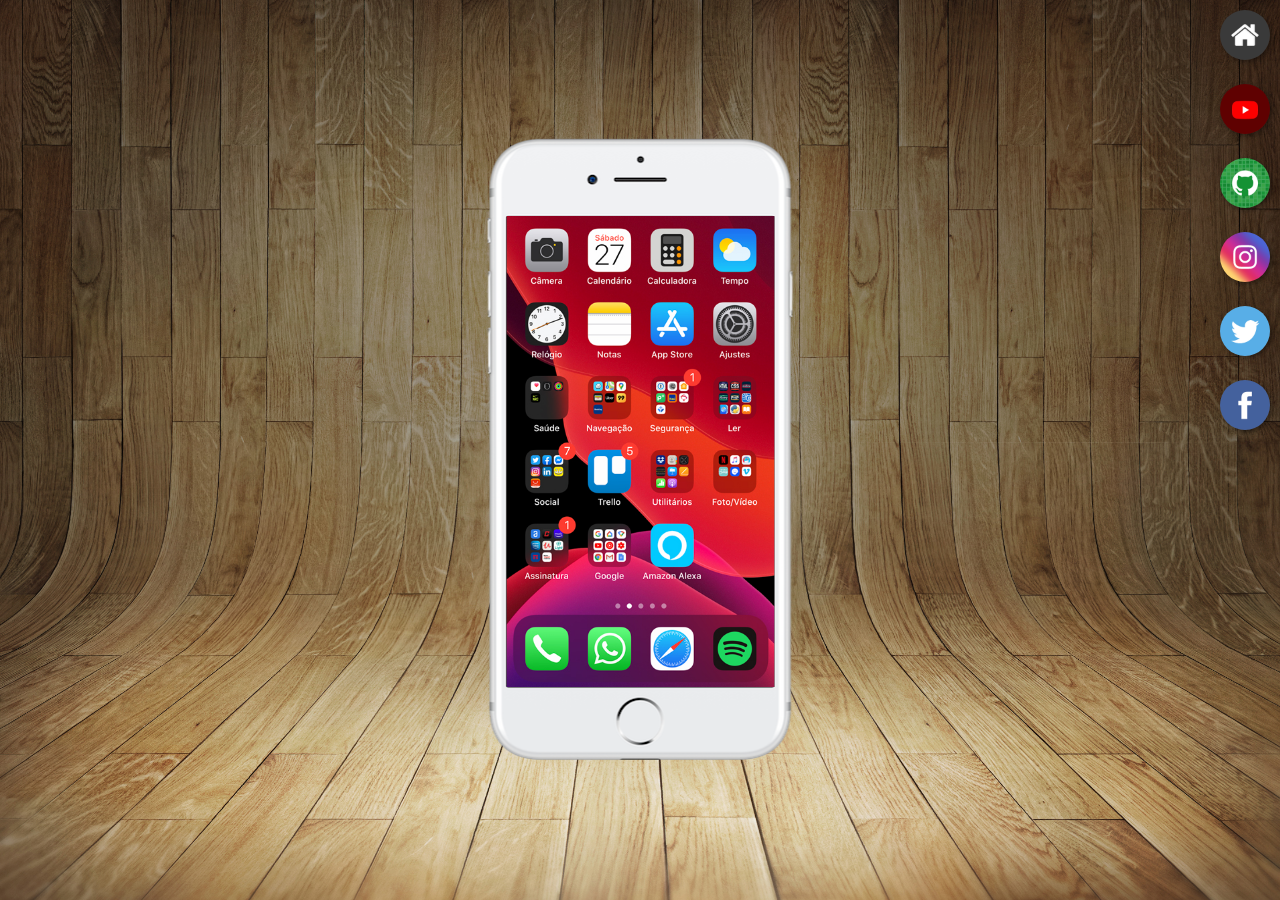
<file: index.html>
<!DOCTYPE html>
<html lang="pt-br">
<head>
    <meta charset="UTF-8">
    <meta http-equiv="X-UA-Compatible" content="IE=edge">
    <meta name="viewport" content="width=device-width, initial-scale=1.0">
    <link rel="shortcut icon" href="favicon.ico" type="image/x-icon">
    <link rel="stylesheet" href="estilos/style.css">
    <title>Projeto Redes Sociais</title>
</head>
<body>
    <main>
        <section id="telefone">
            <iframe src="home.html" name="tela" id="tela" frameborder="0">Seu navegador não é compatível com isso.</iframe>

        </section>
        <section id="redes-sociais">
            <a href="home.html" target="tela"><img src="imagens/logo-home.jpg" alt="home"></a><br>
            <a href="youtube.html" target="tela"><img src="imagens/logo-youtube.jpg" alt="you tube"></a><br>
            <a href="github.html" target="tela"><img src="imagens/logo-github.jpg" alt="github"></a><br>
            <a href="instagram.html" target="tela"><img src="imagens/logo-instagram.jpg" alt="instagram"></a><br>
            <a href="twitter.html" target="tela"><img src="imagens/logo-twitter.jpg" alt="twitter"></a><br>
            <a href="facebook.html" target="tela"><img src="imagens/logo-facebook.jpg" alt="facebook"></a>
        </section>
    </main>
</body>
</html>
</file>
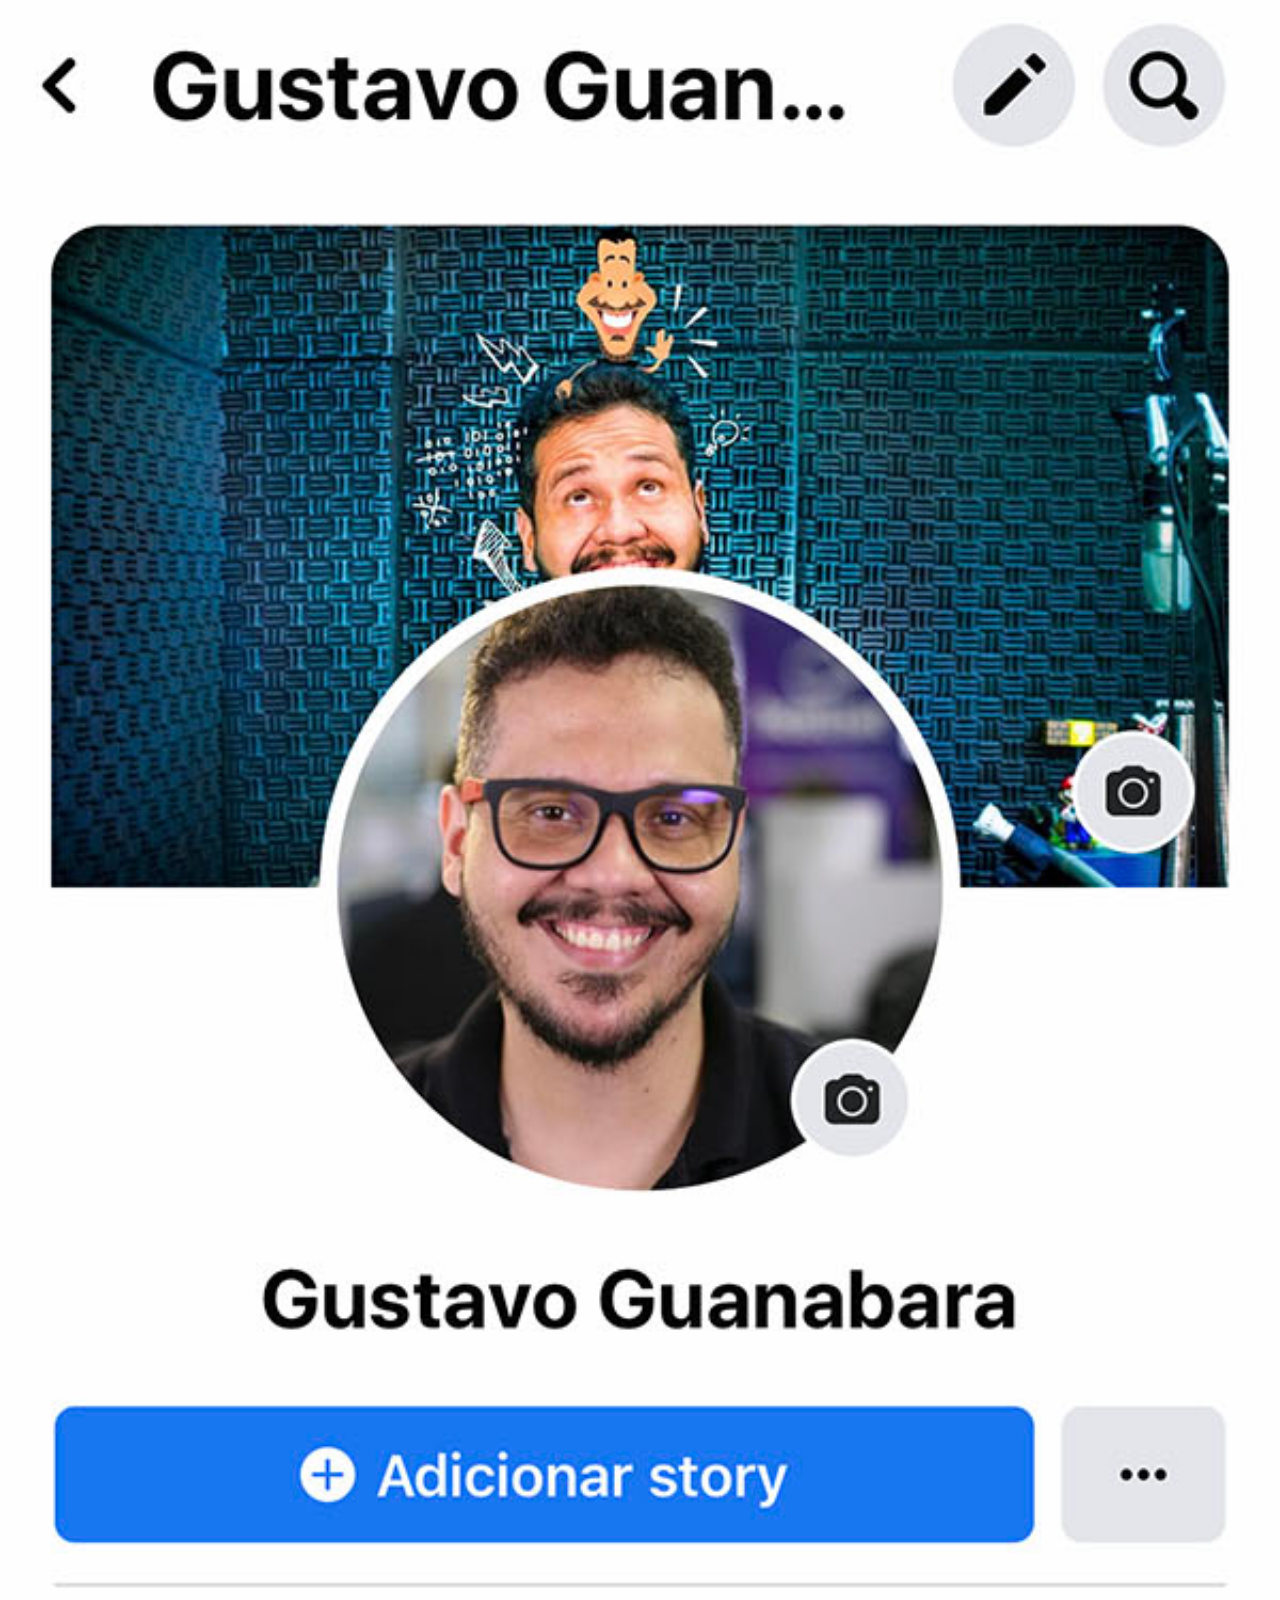
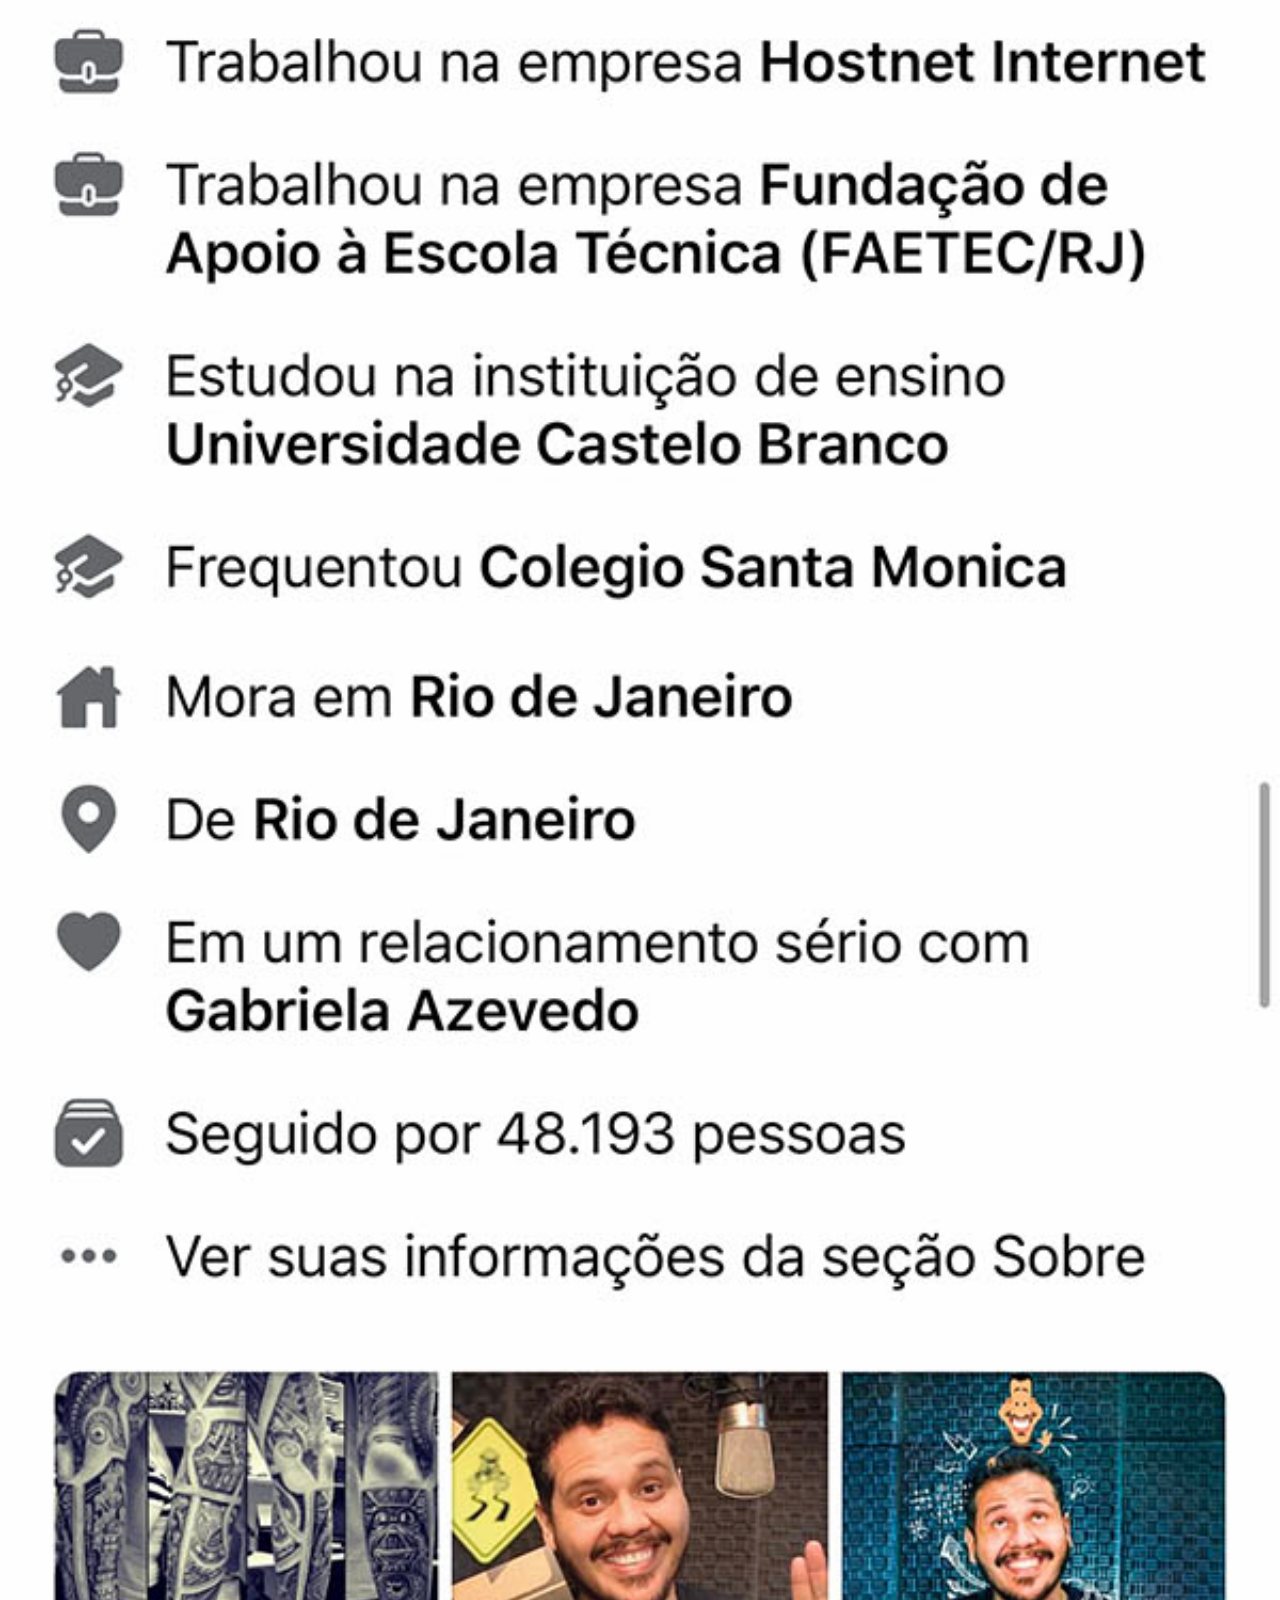
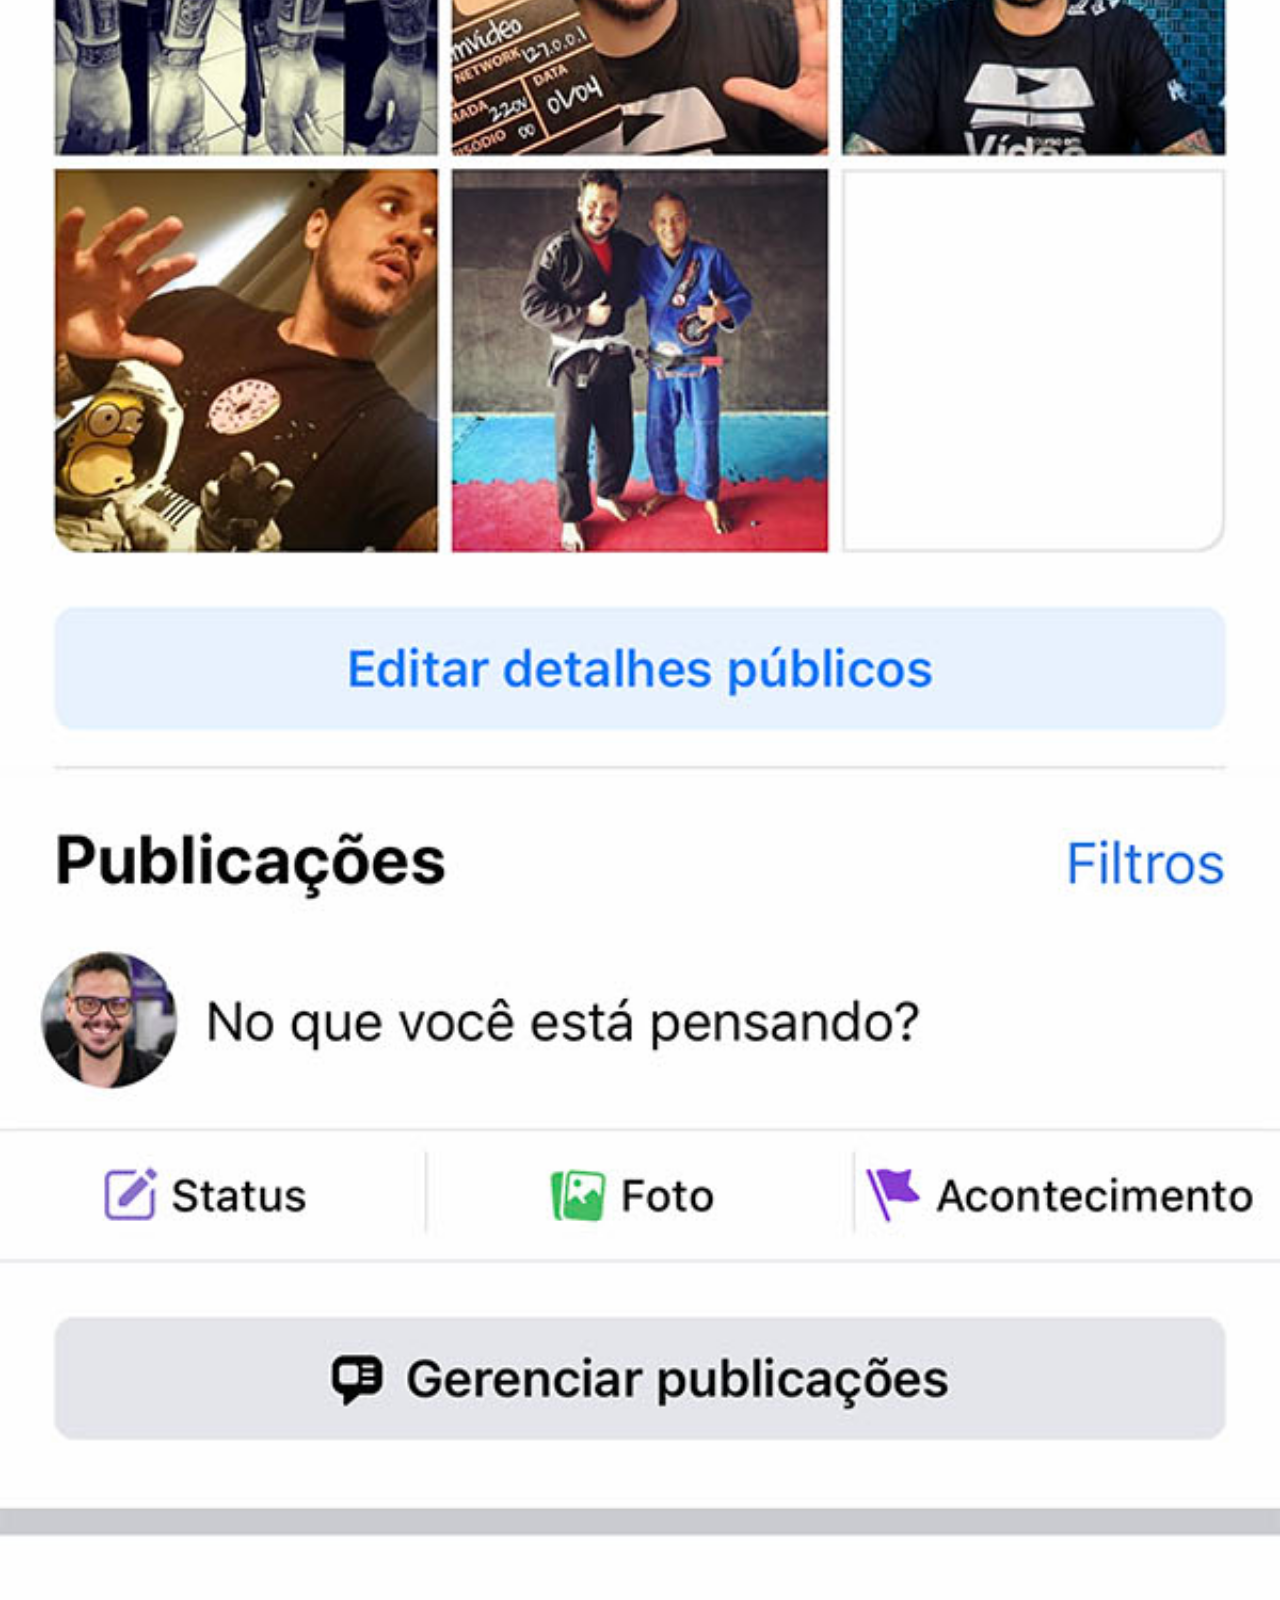
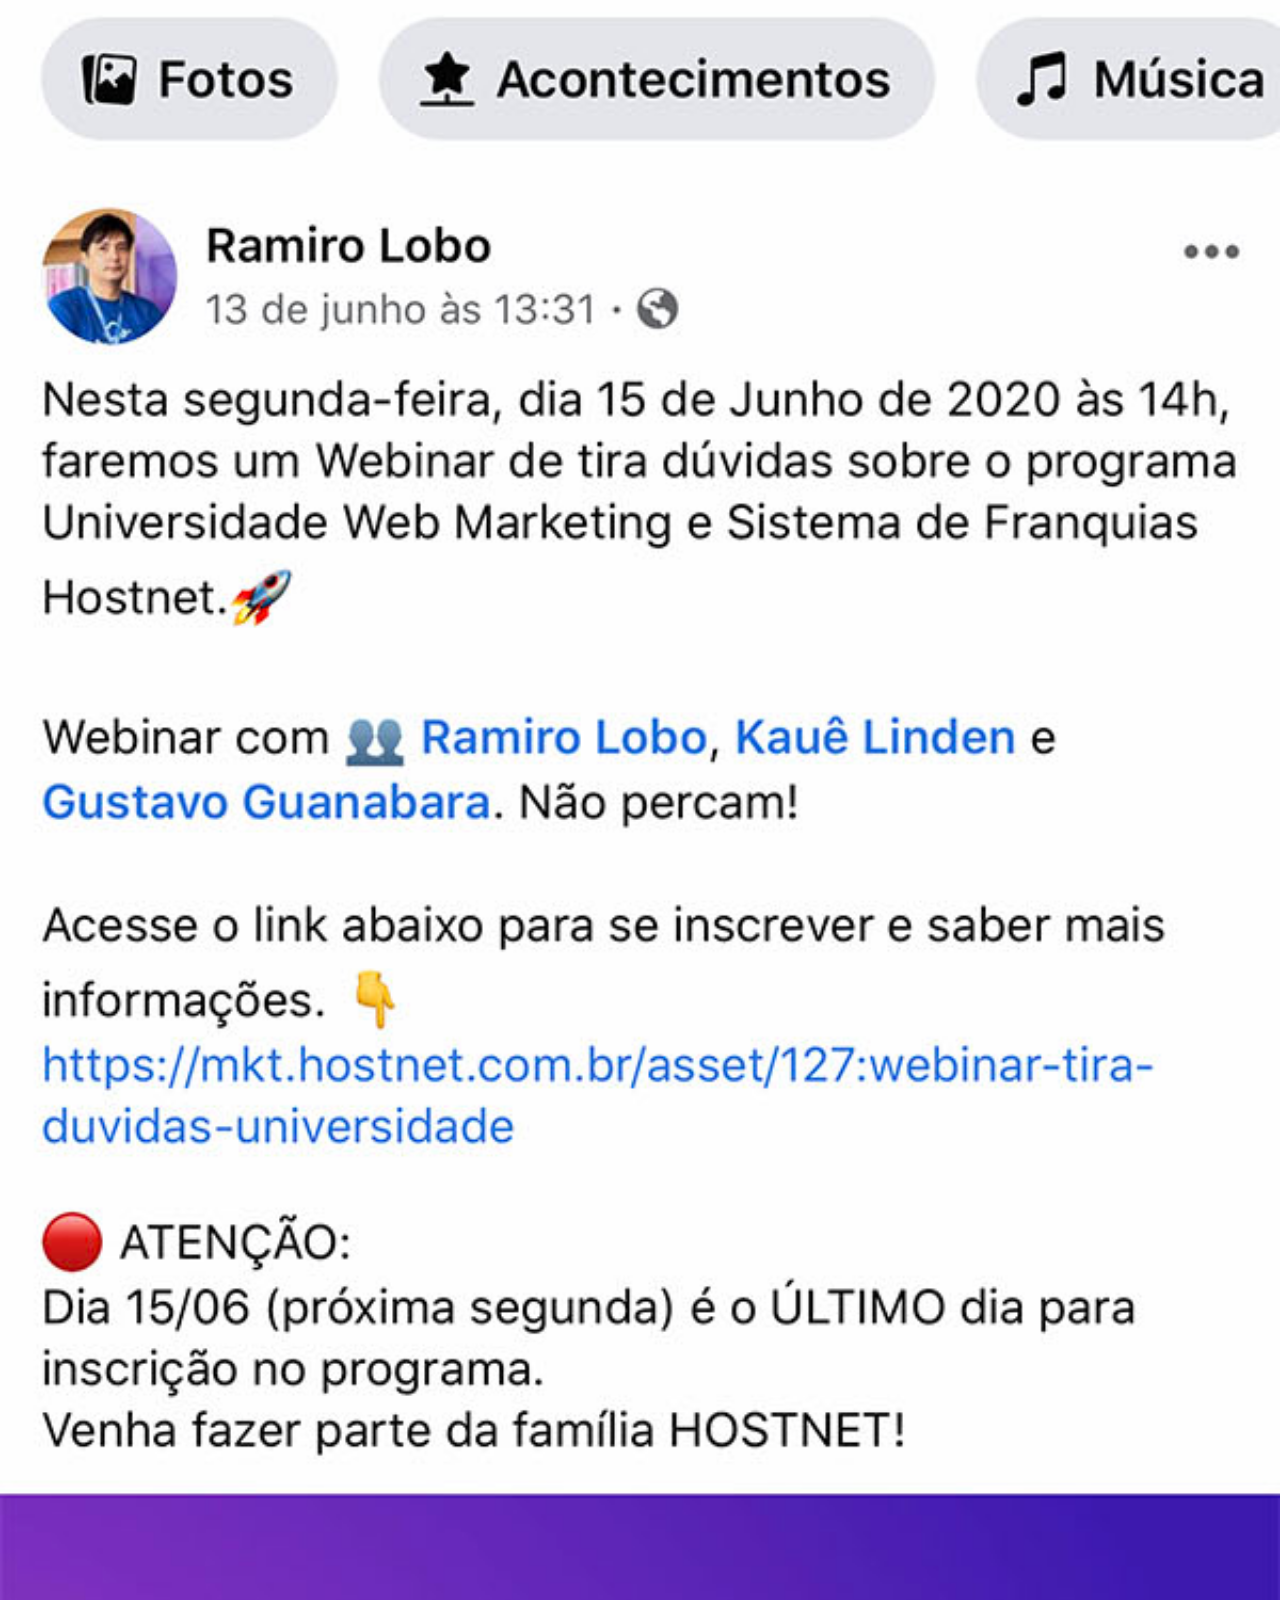
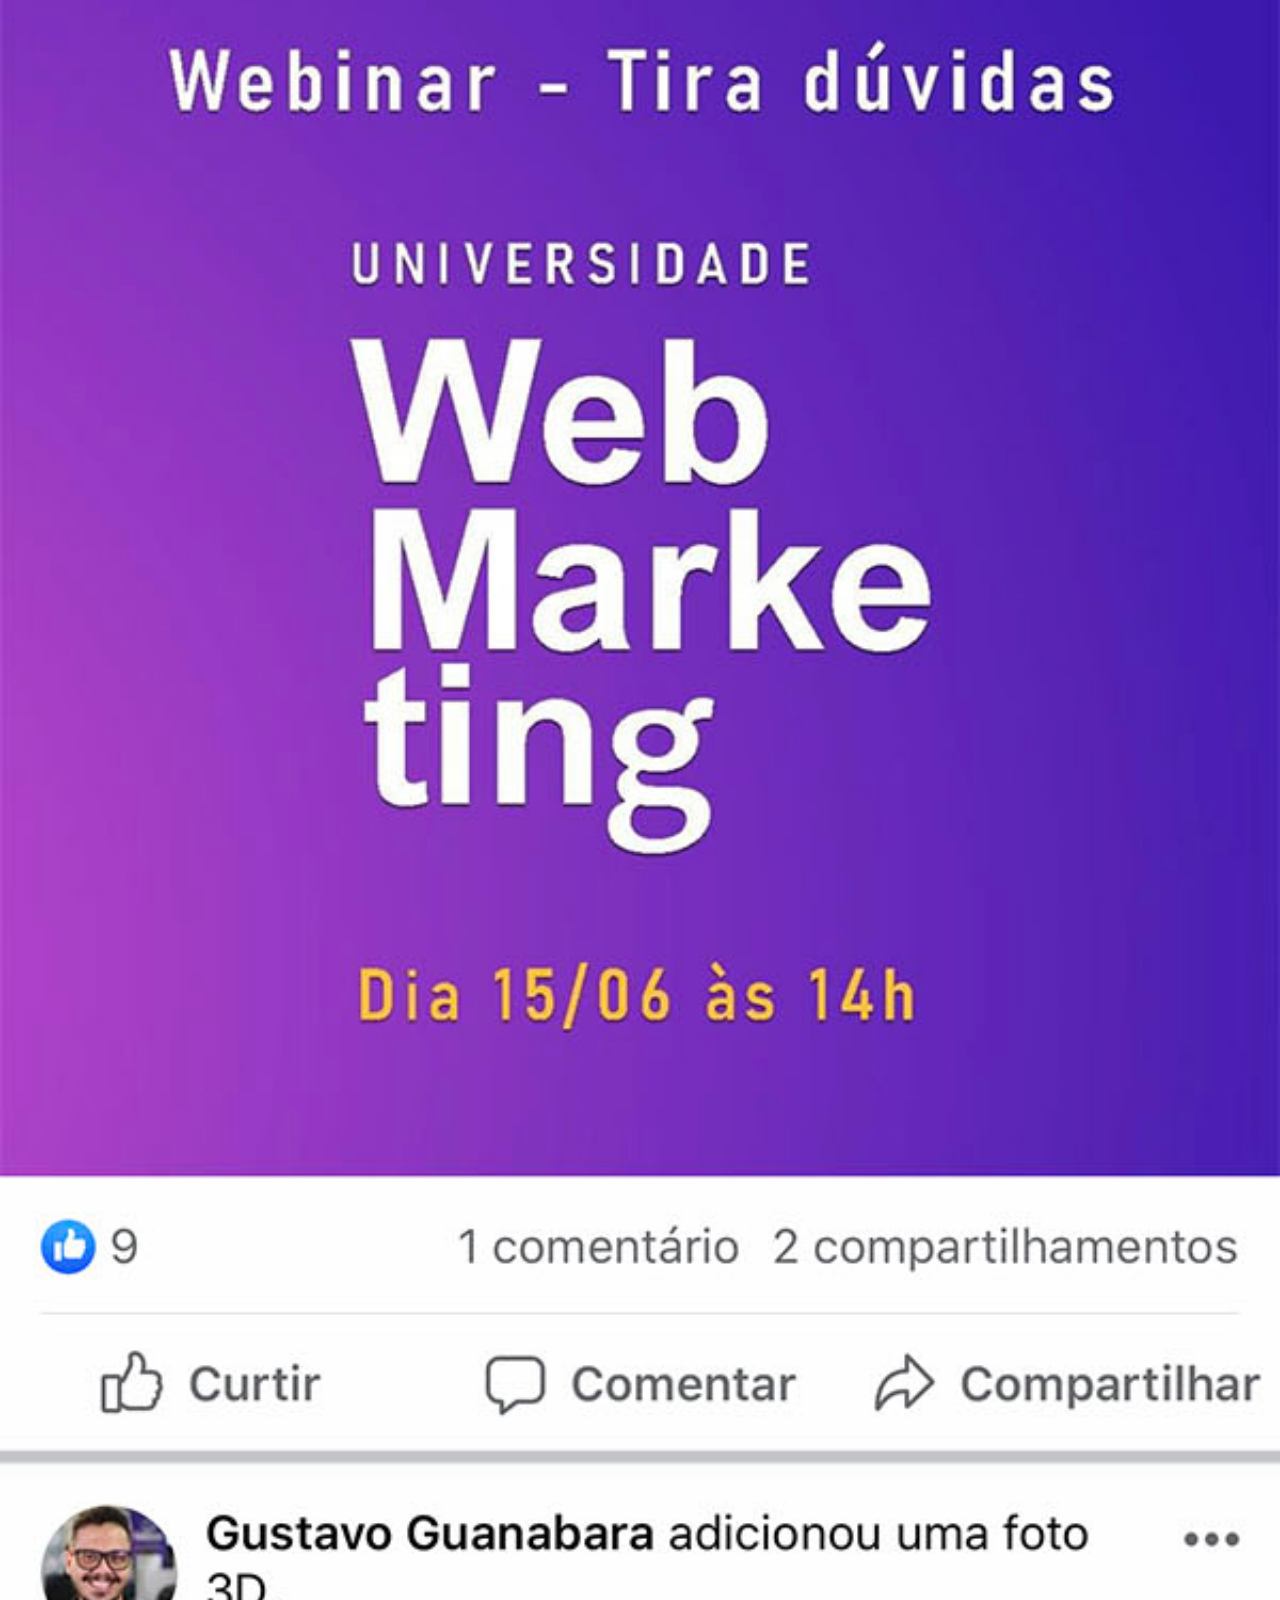
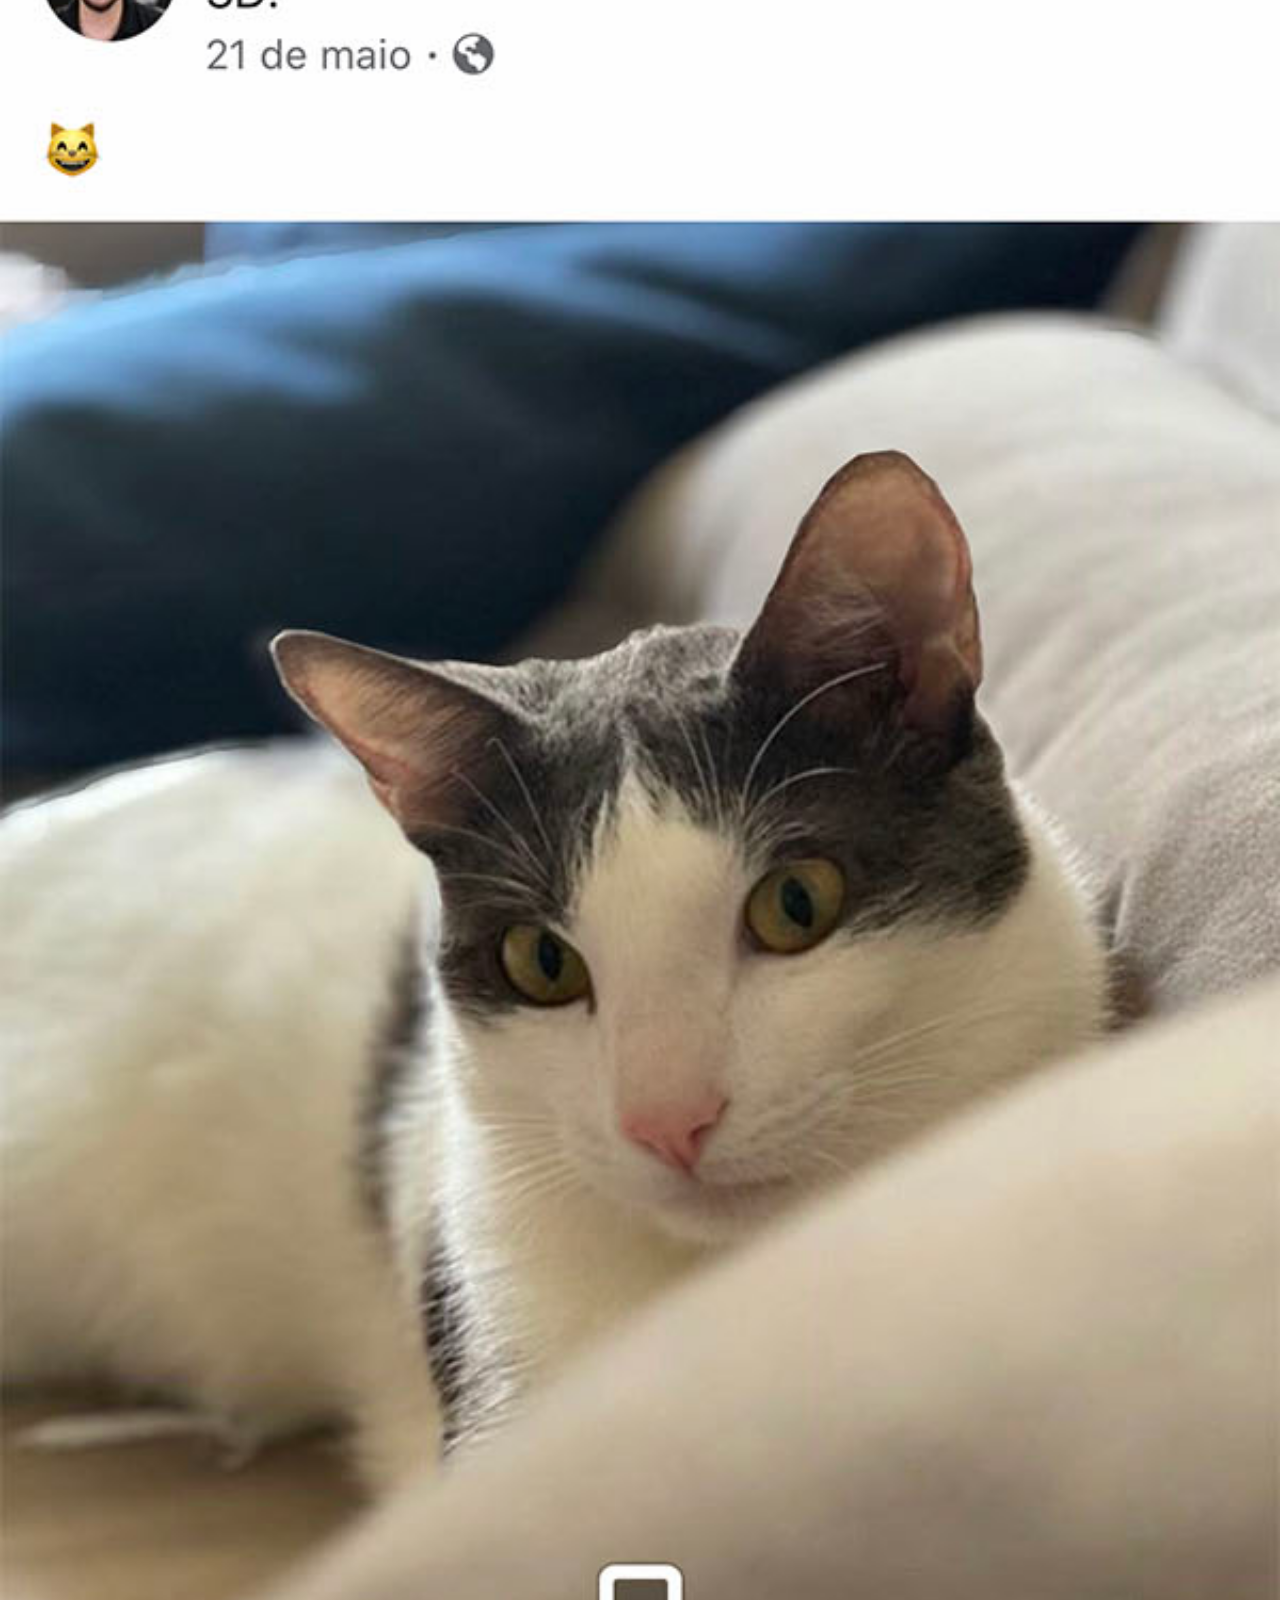
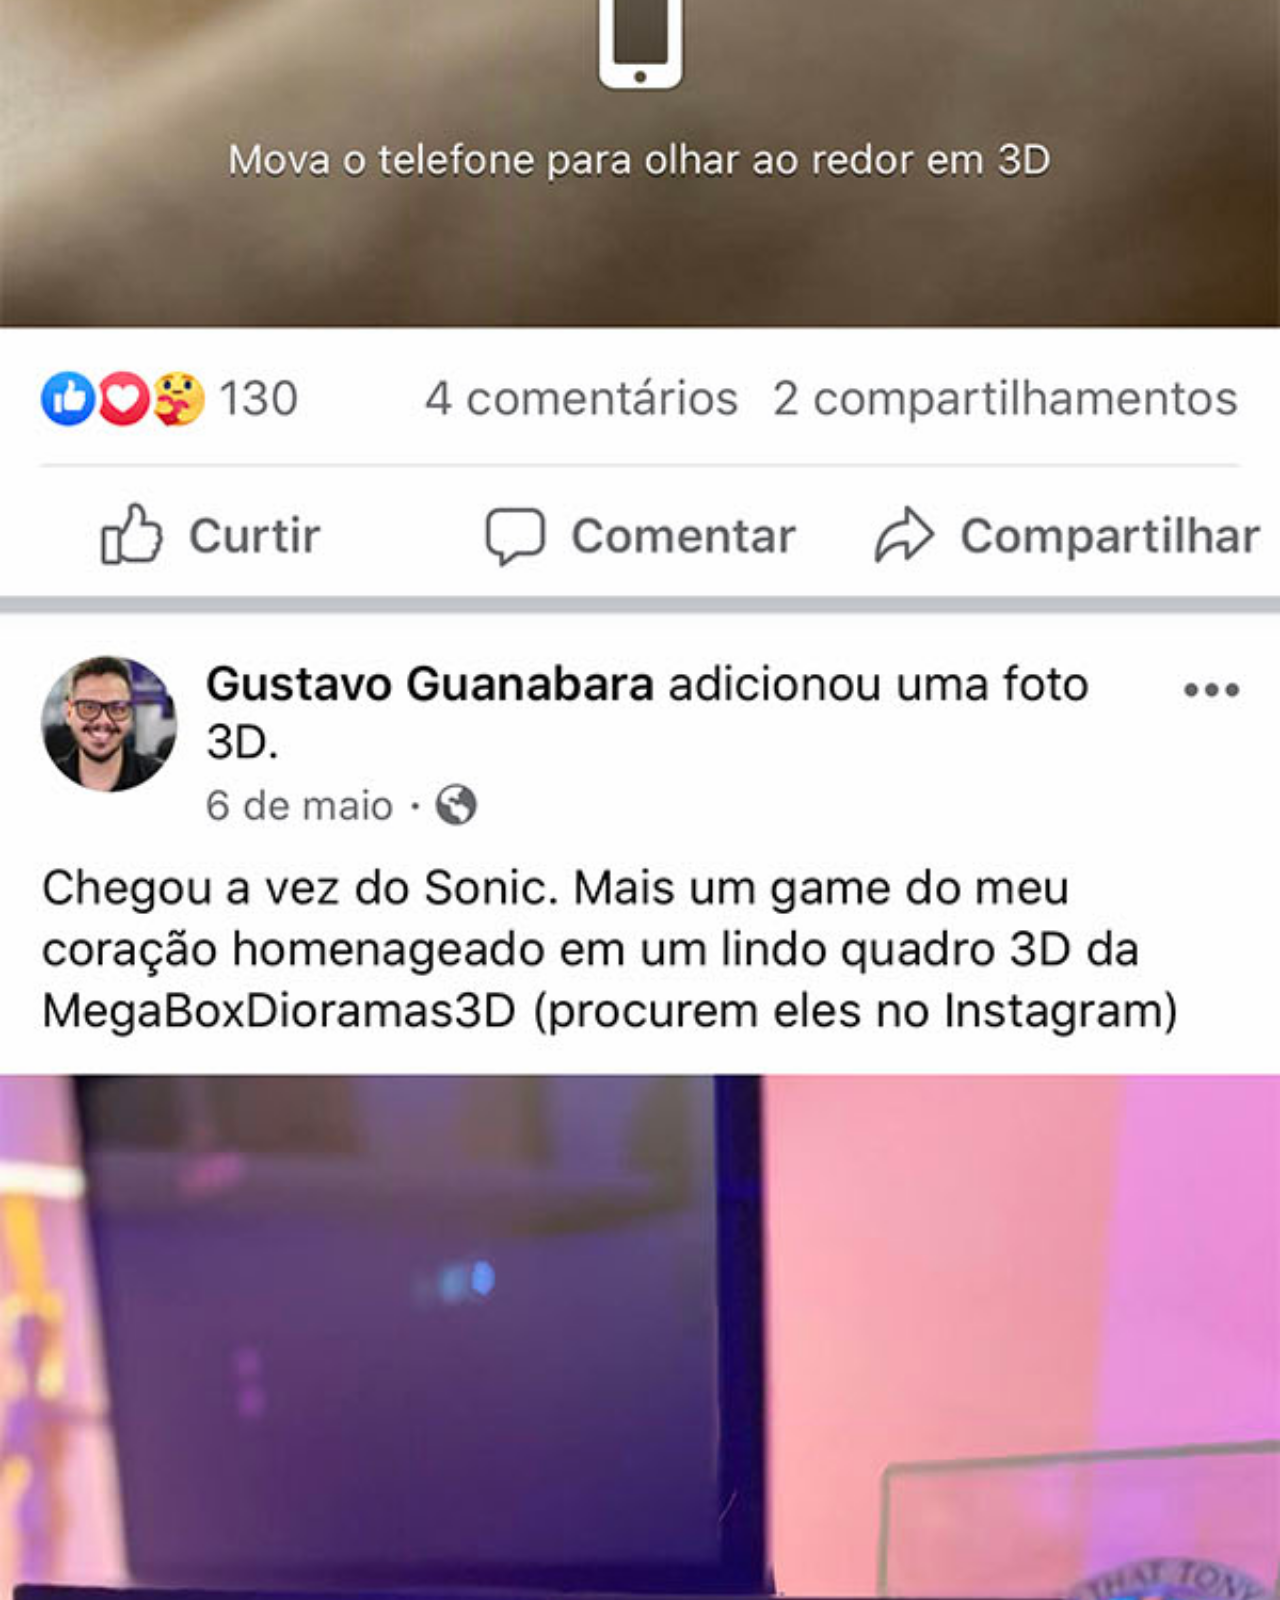
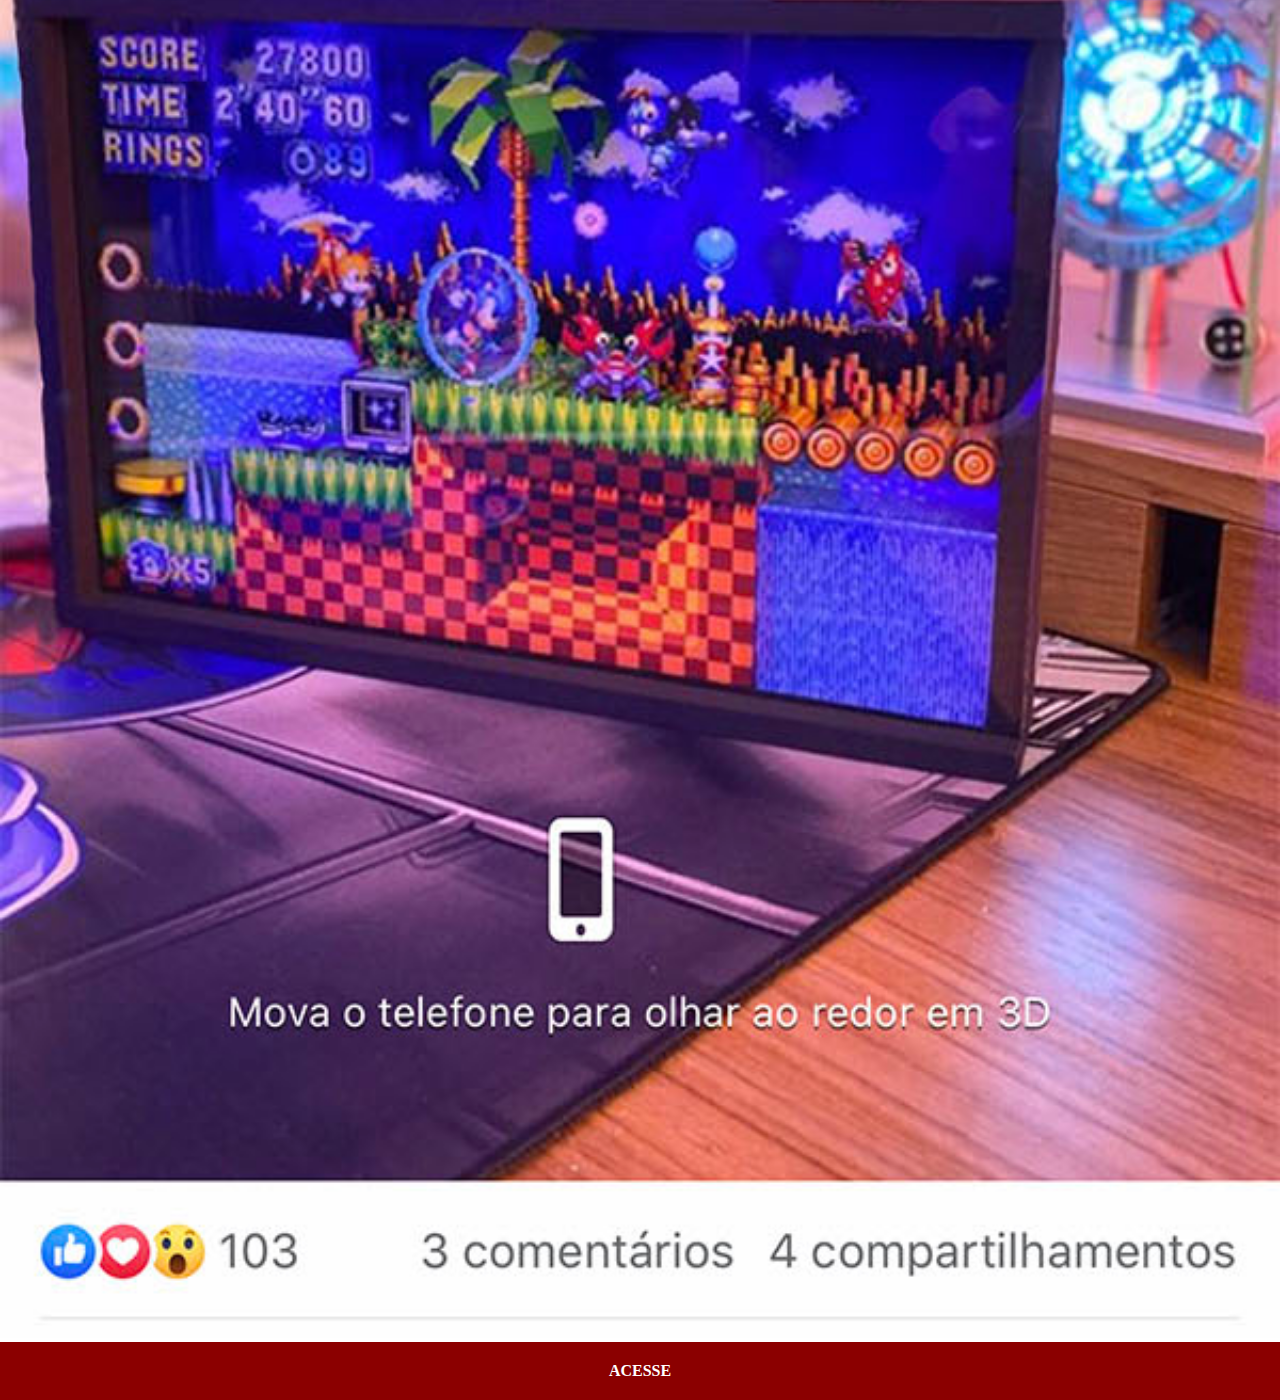
<file: facebook.html>
<!DOCTYPE html>
<html lang="pt-br">
<head>
    <meta charset="UTF-8">
    <meta http-equiv="X-UA-Compatible" content="IE=edge">
    <meta name="viewport" content="width=device-width, initial-scale=1.0">
    <title>facebook</title>
    <link rel="stylesheet" href="estilos/social.css">
    <style>
        * {
        margin: 0px;
        padding: 0px;
        }
    </style>
</head>
<body>
    <img src="imagens/tela-facebook.jpg" alt="facebook">
    <a href="https://www.facebook.com/gustavoguanabara" target="_blank">ACESSE</a>
    
</body>
</html>
</file>
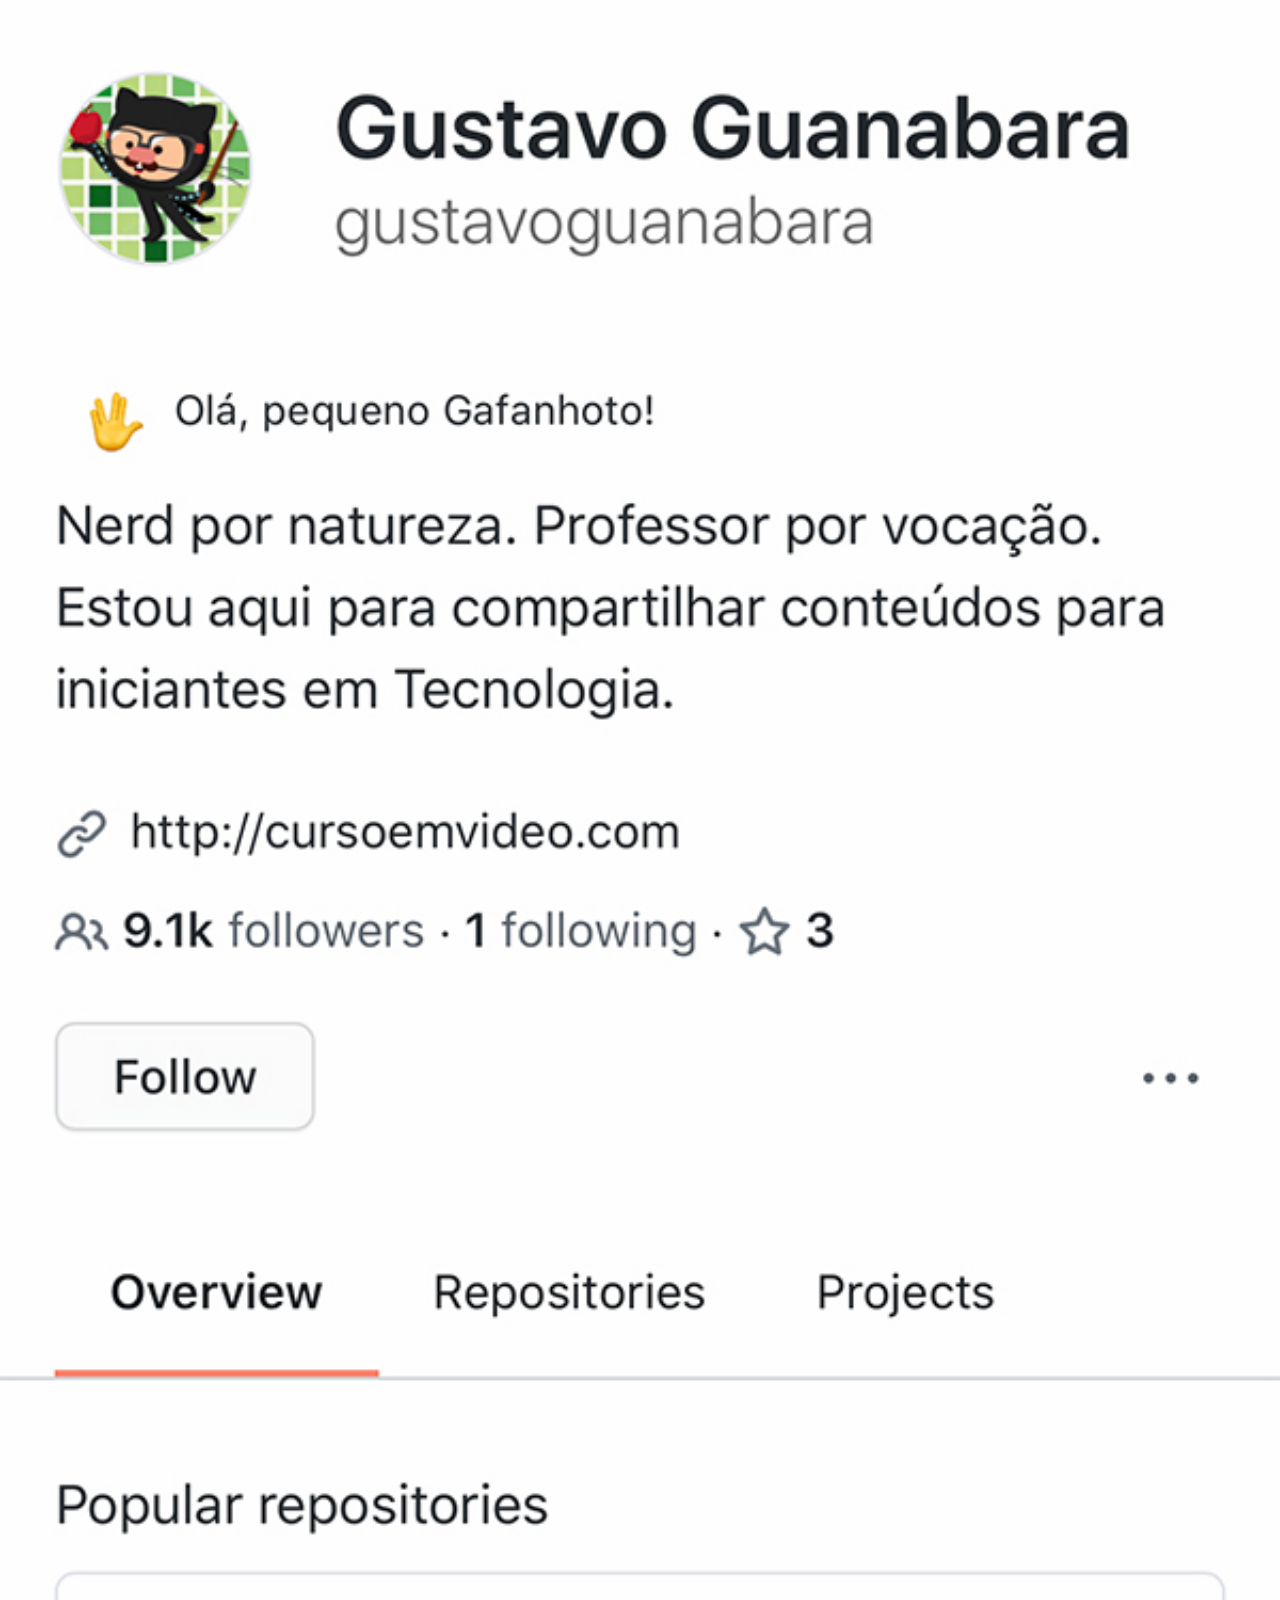
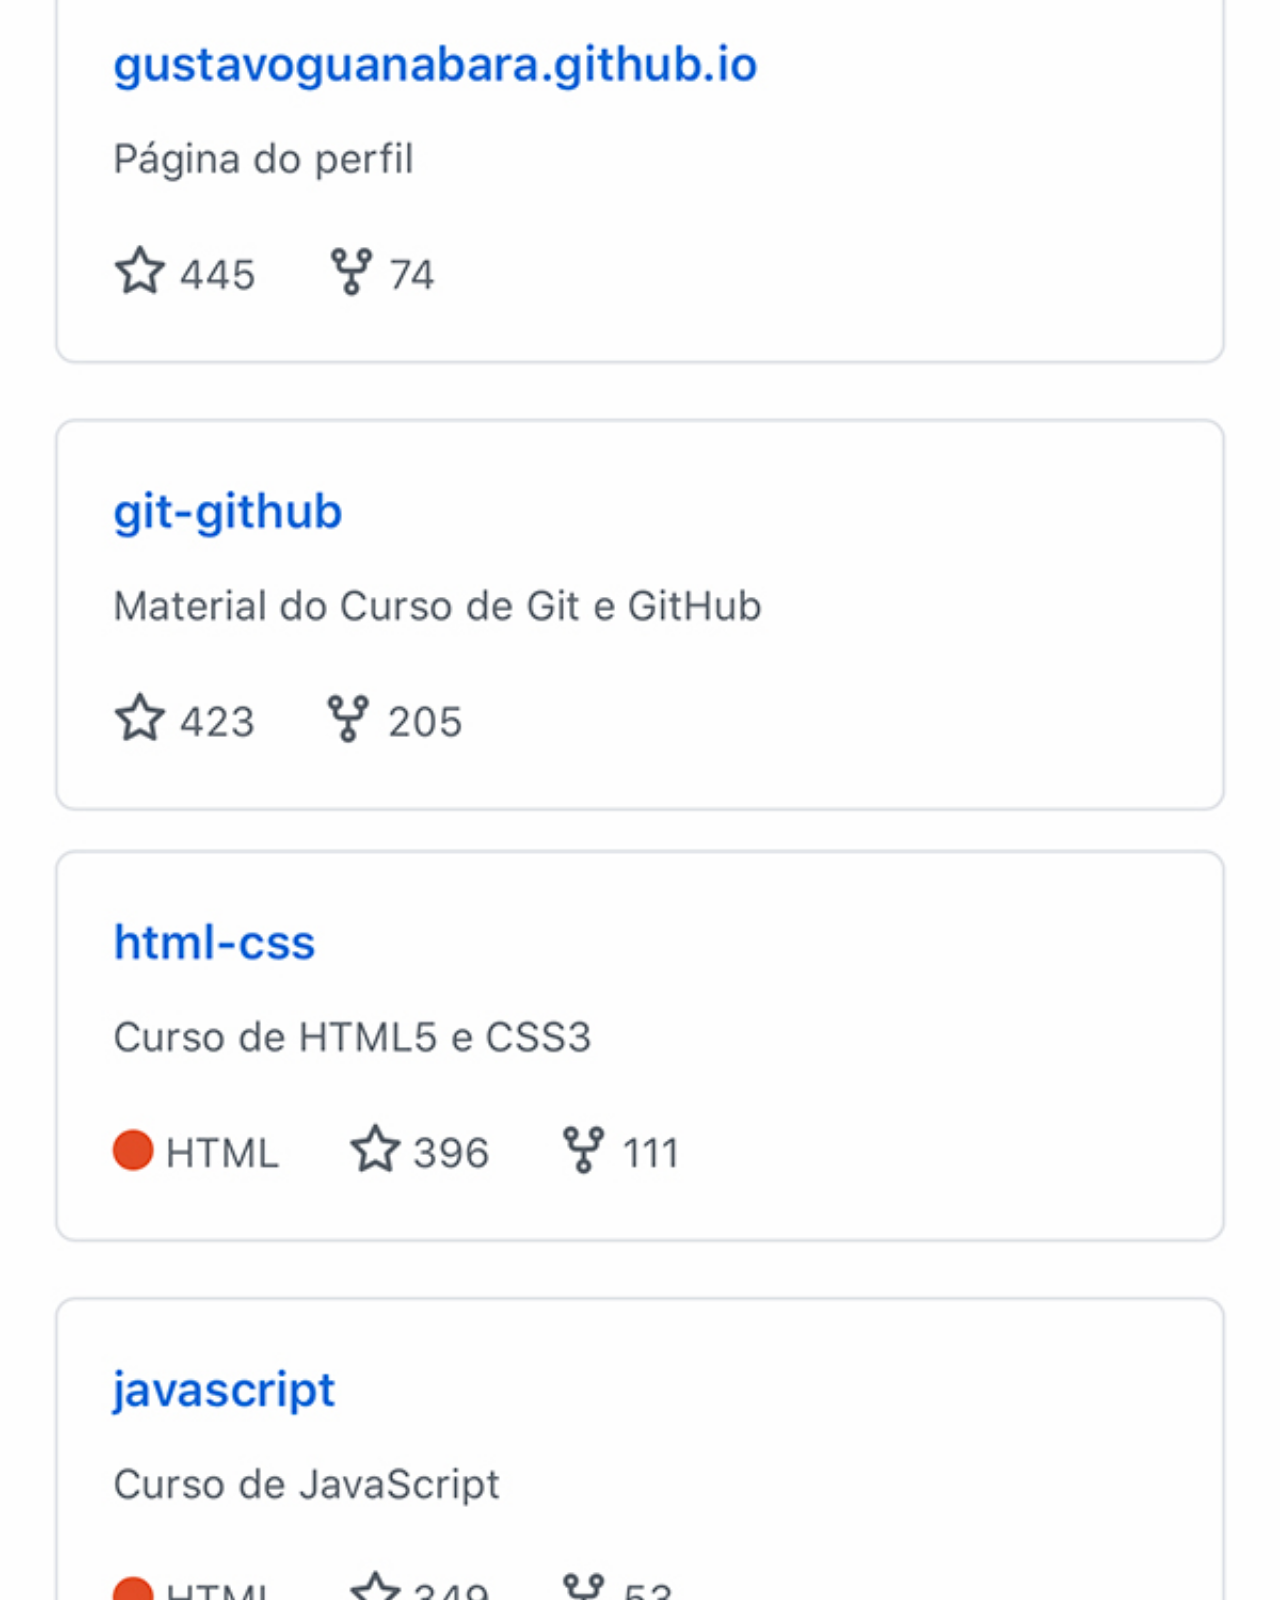
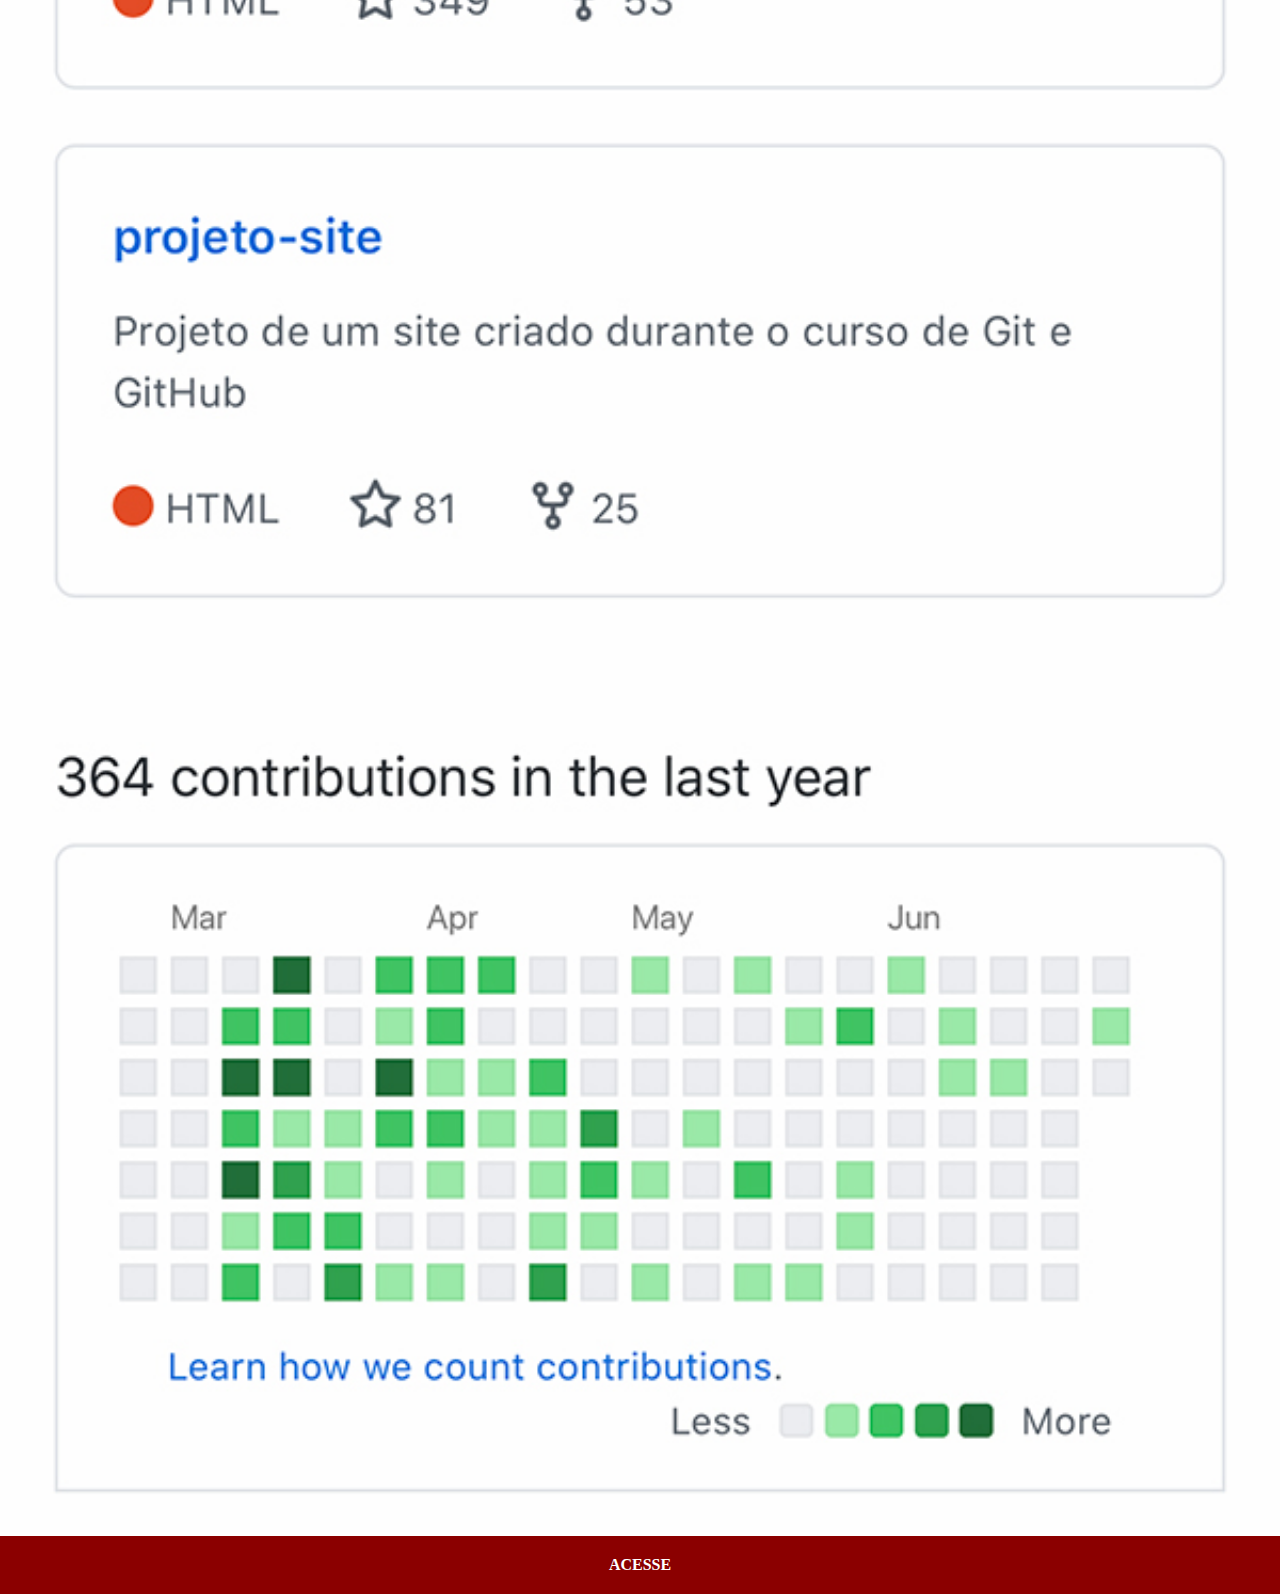
<file: github.html>
<!DOCTYPE html>
<html lang="pt-br">
<head>
    <meta charset="UTF-8">
    <meta http-equiv="X-UA-Compatible" content="IE=edge">
    <meta name="viewport" content="width=device-width, initial-scale=1.0">
    <title>github</title>
    <link rel="stylesheet" href="estilos/social.css">
    <style>
        * {
        margin: 0px;
        padding: 0px;
        }
    </style>
</head>
<body>
    <img src="imagens/tela-github.jpg" alt="GitHub">
    <a href="https://github.com/gustavoguanabara" target="_blank">ACESSE</a>
</body>
</html>
</file>
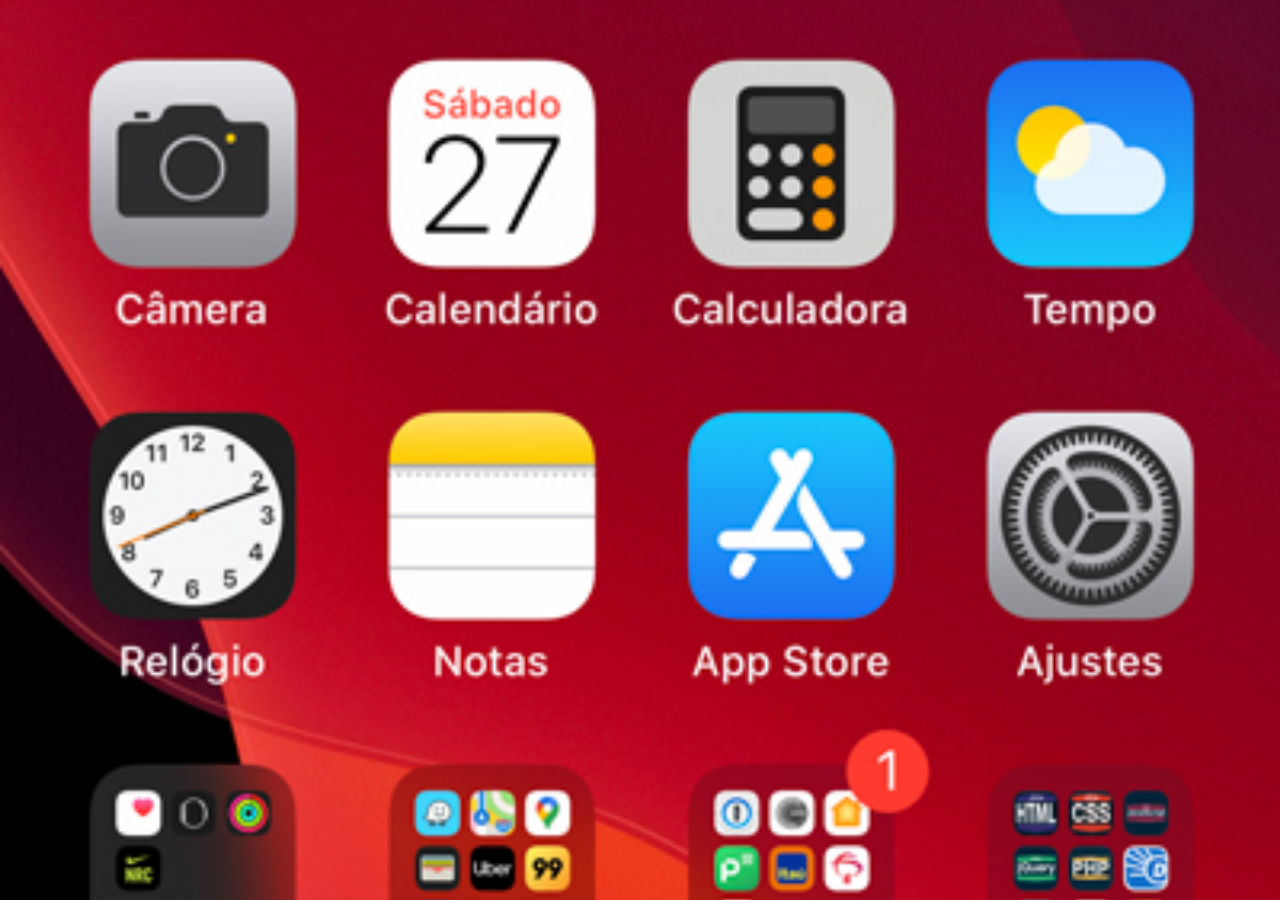
<file: home.html>
<!DOCTYPE html>
<html lang="pt-br">
<head>
    <meta charset="UTF-8">
    <meta http-equiv="X-UA-Compatible" content="IE=edge">
    <meta name="viewport" content="width=device-width, initial-scale=1.0">
    <title>Home</title>
</head>
<style>
    * {
        margin: 0px;
        padding: 0px;
    }
    body {
        width: 100vw;
        height: 100vh;
        background: black url('imagens/tela-home.jpg') no-repeat top center;
        background-size: cover;
    }

</style>
<body>
    
</body>
</html>
</file>
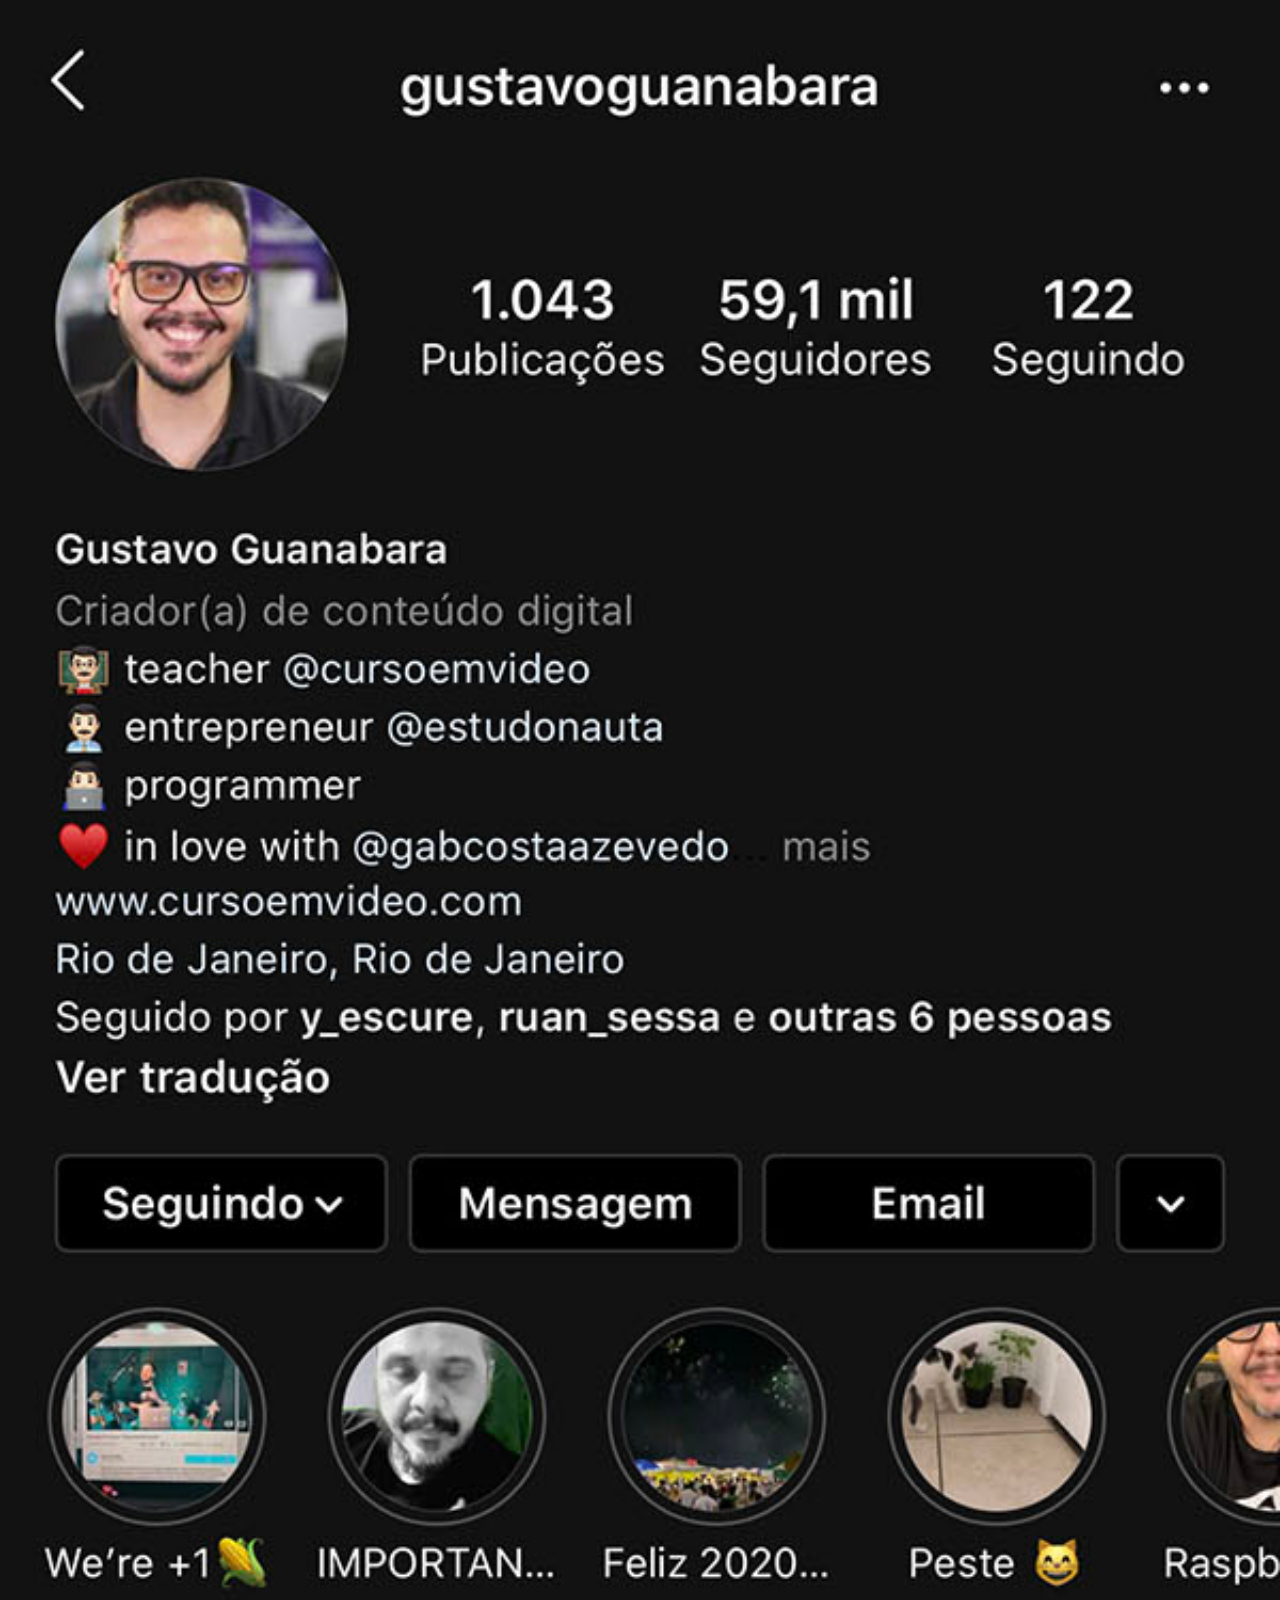
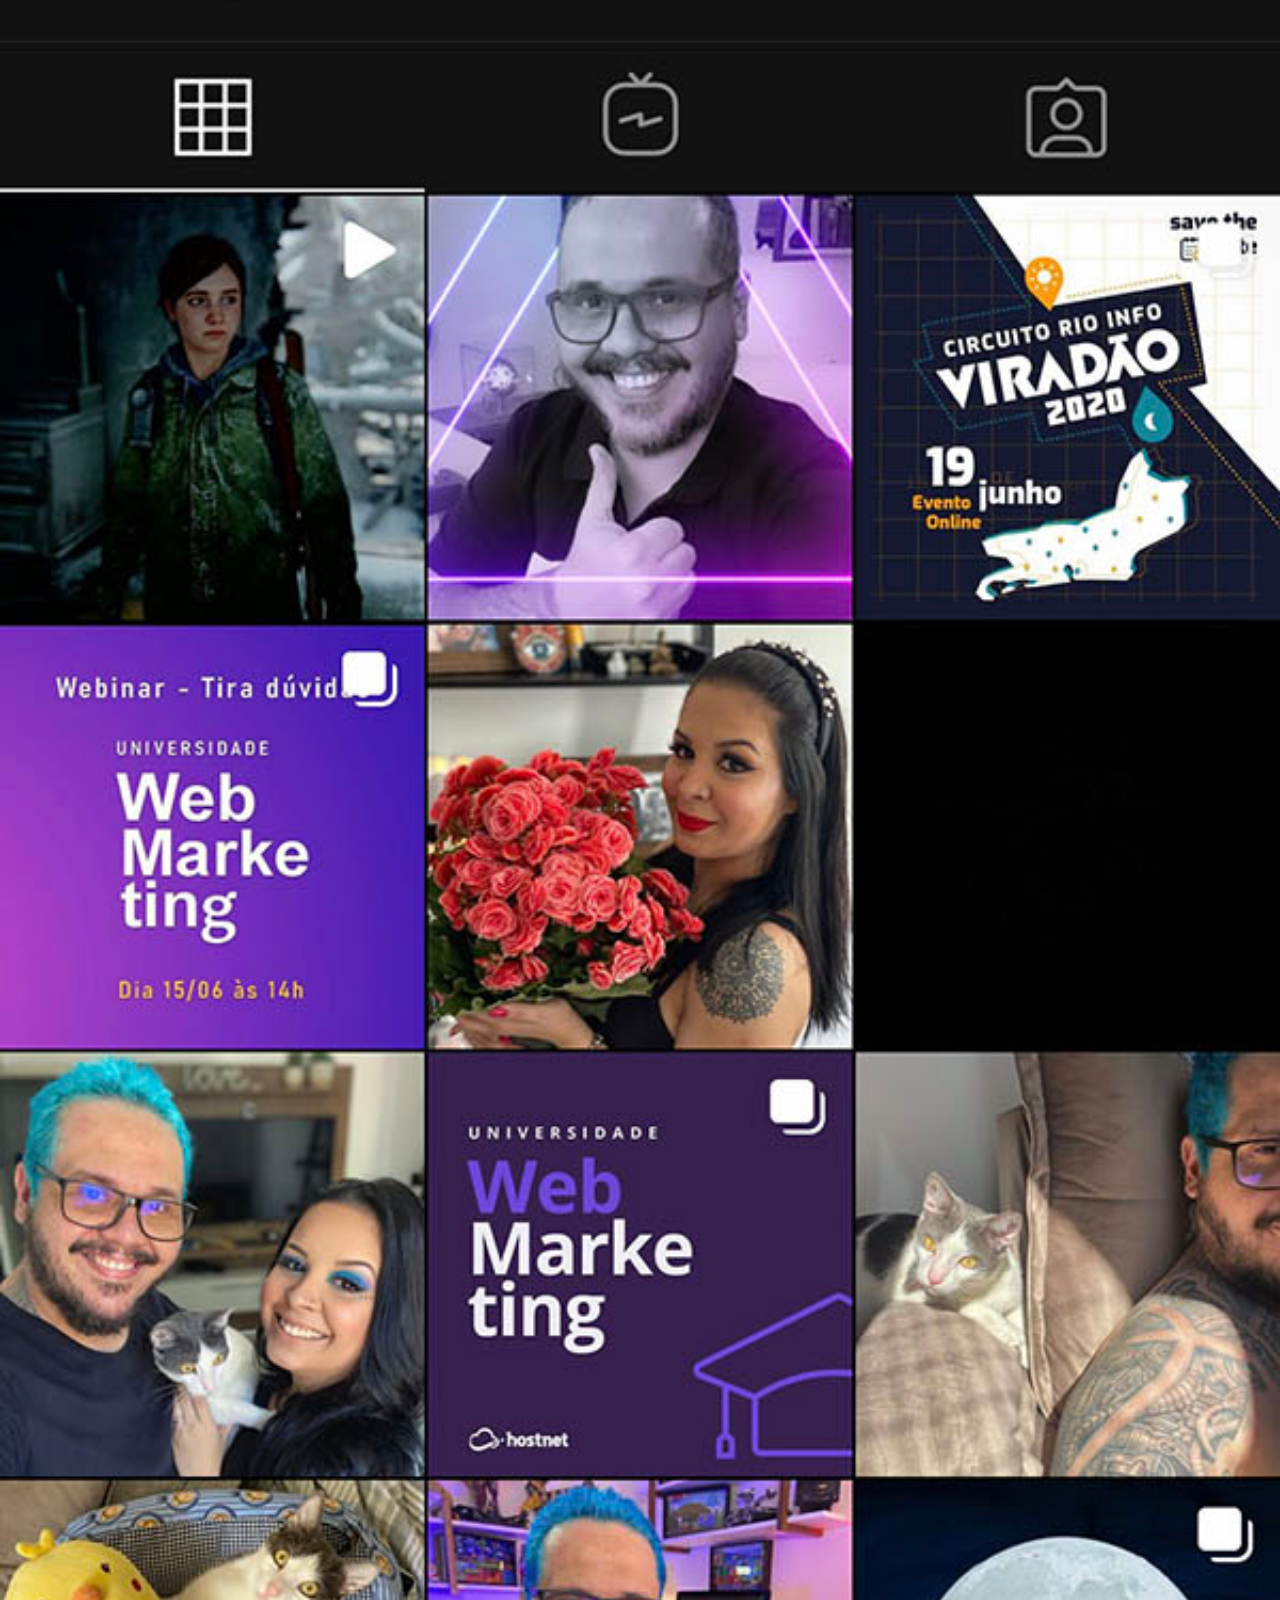
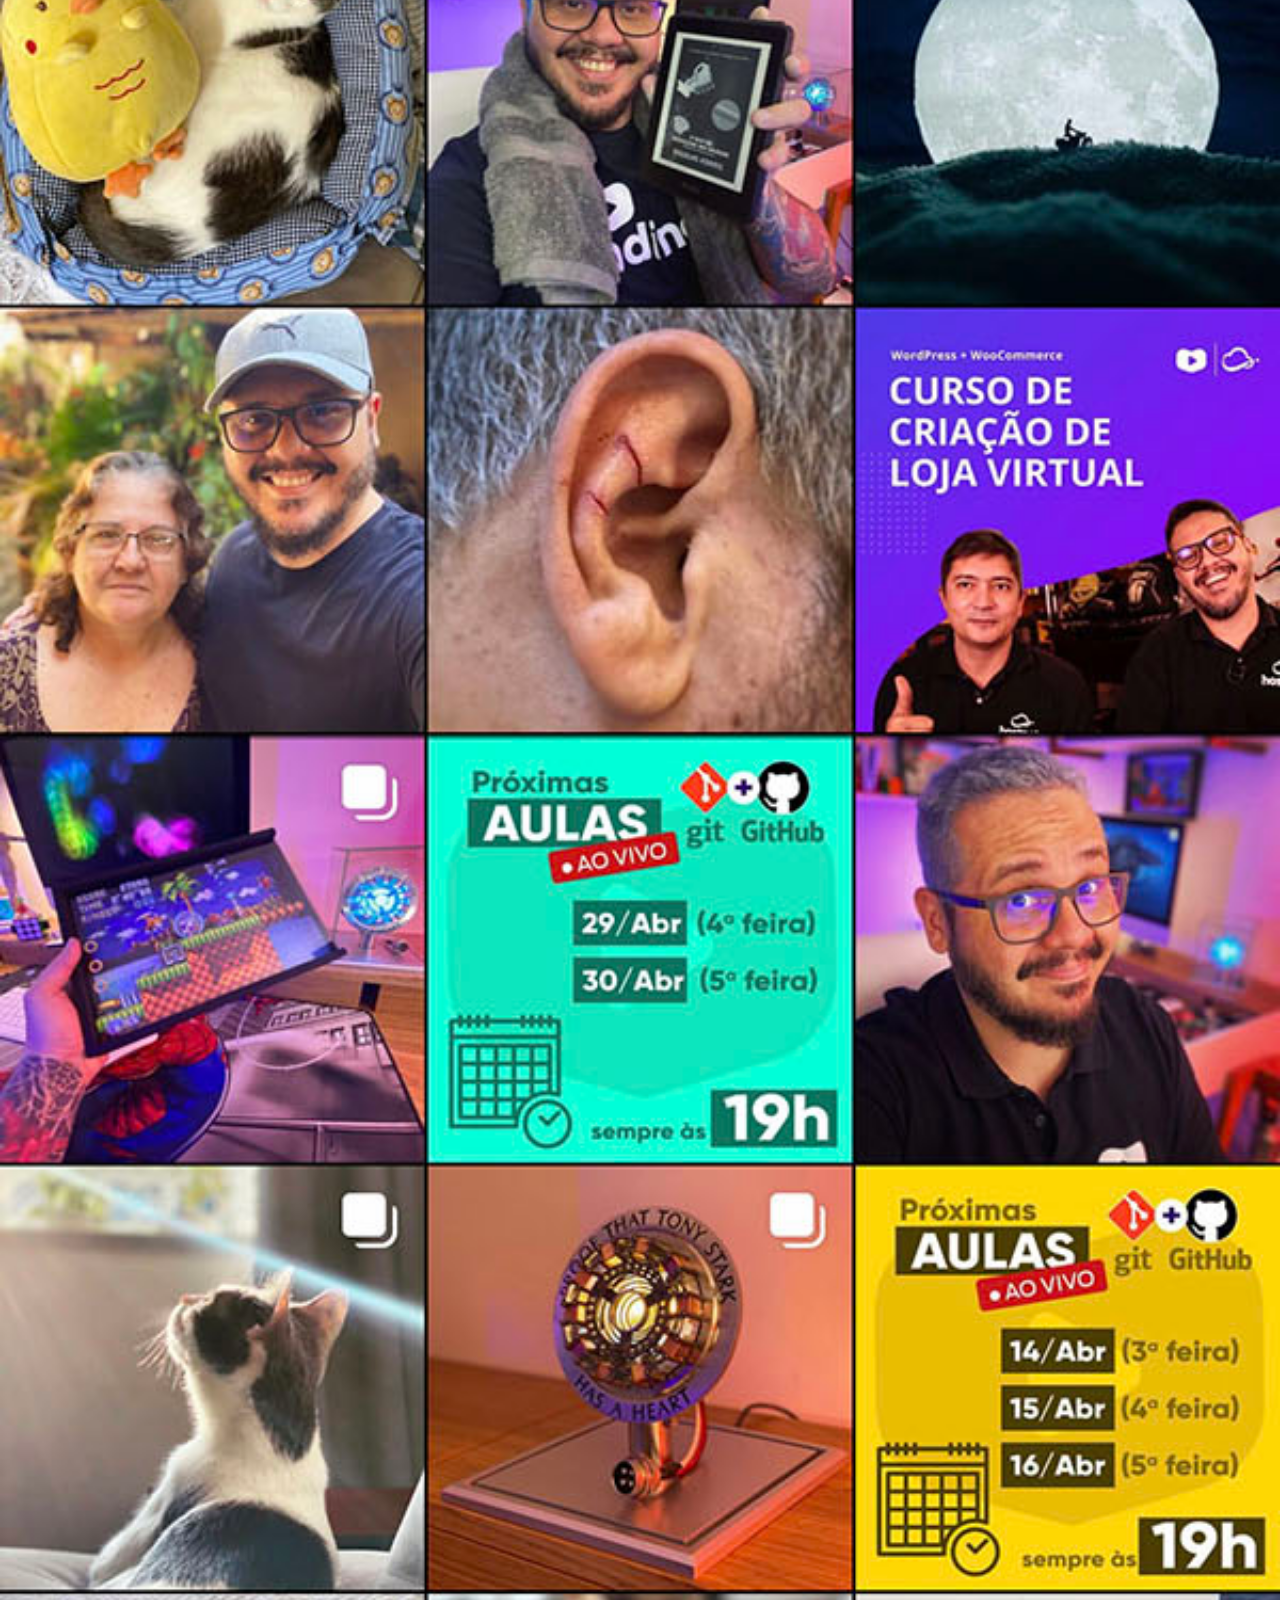
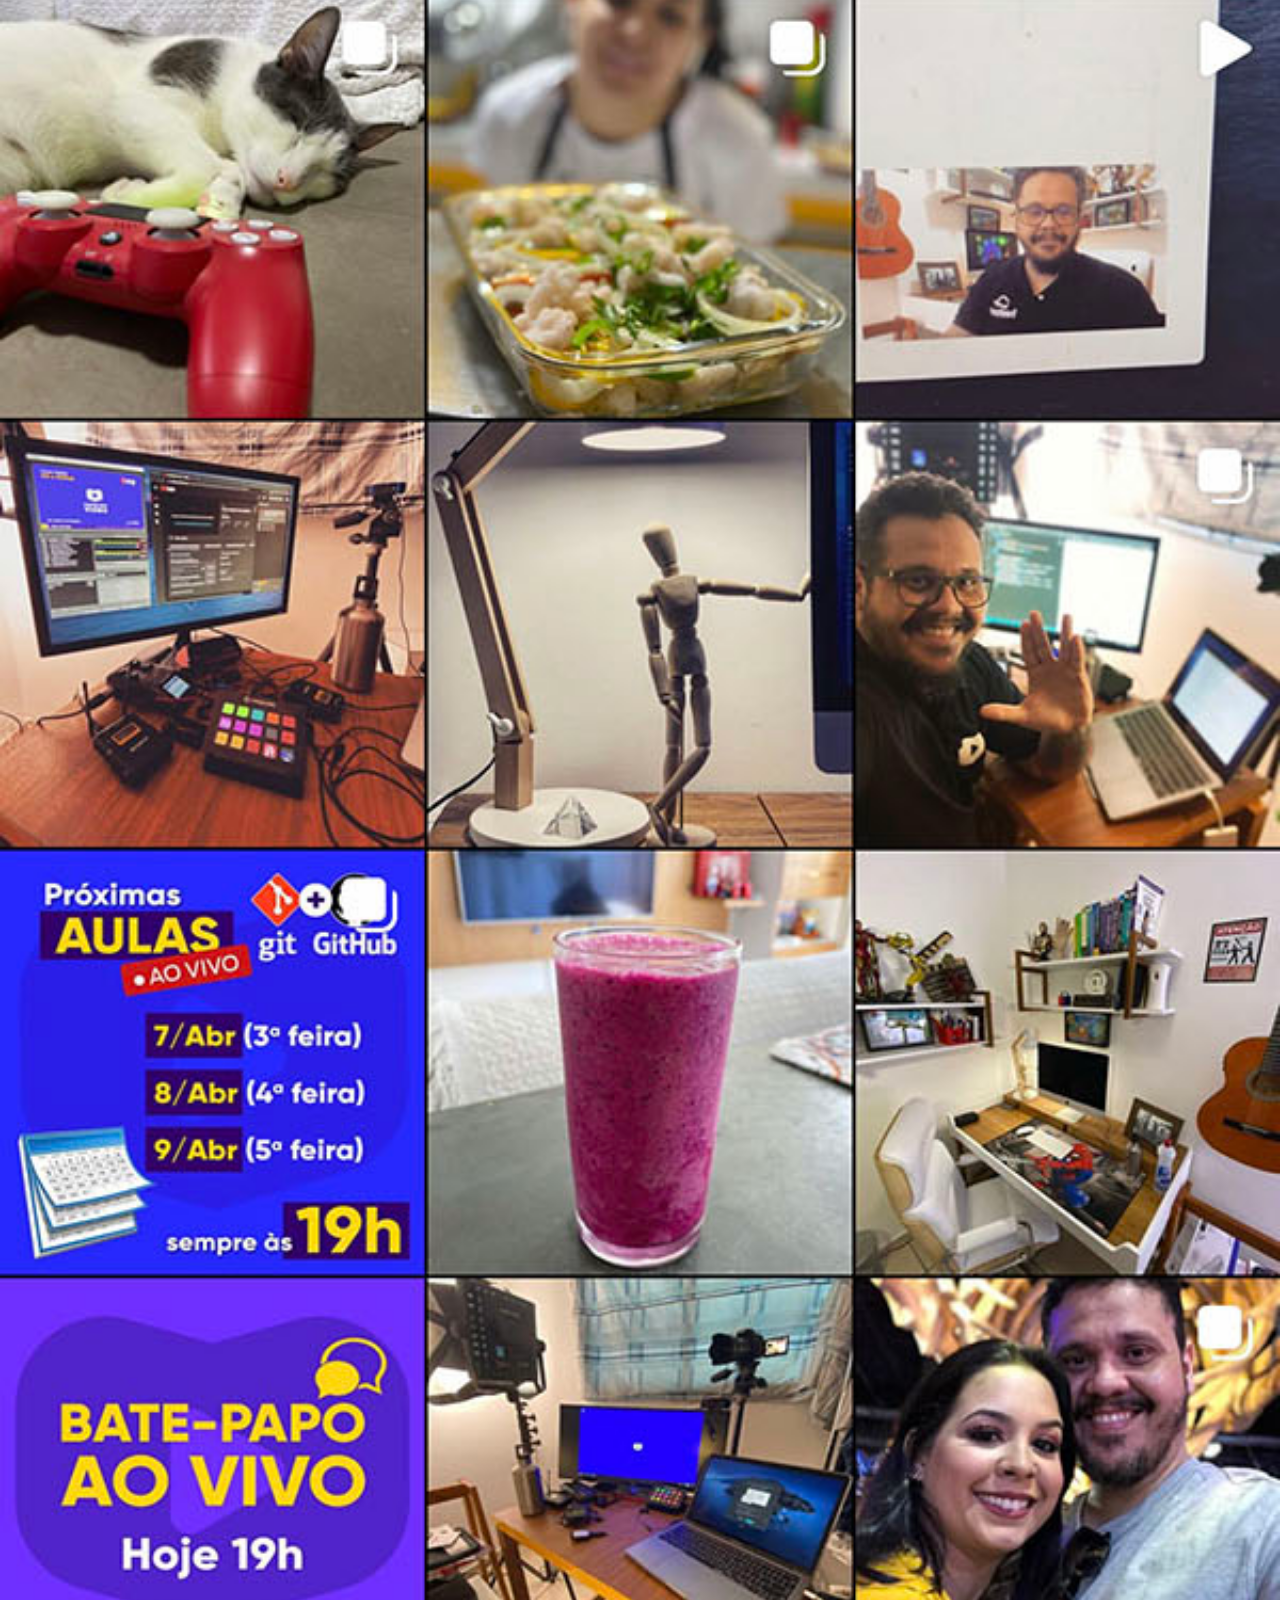
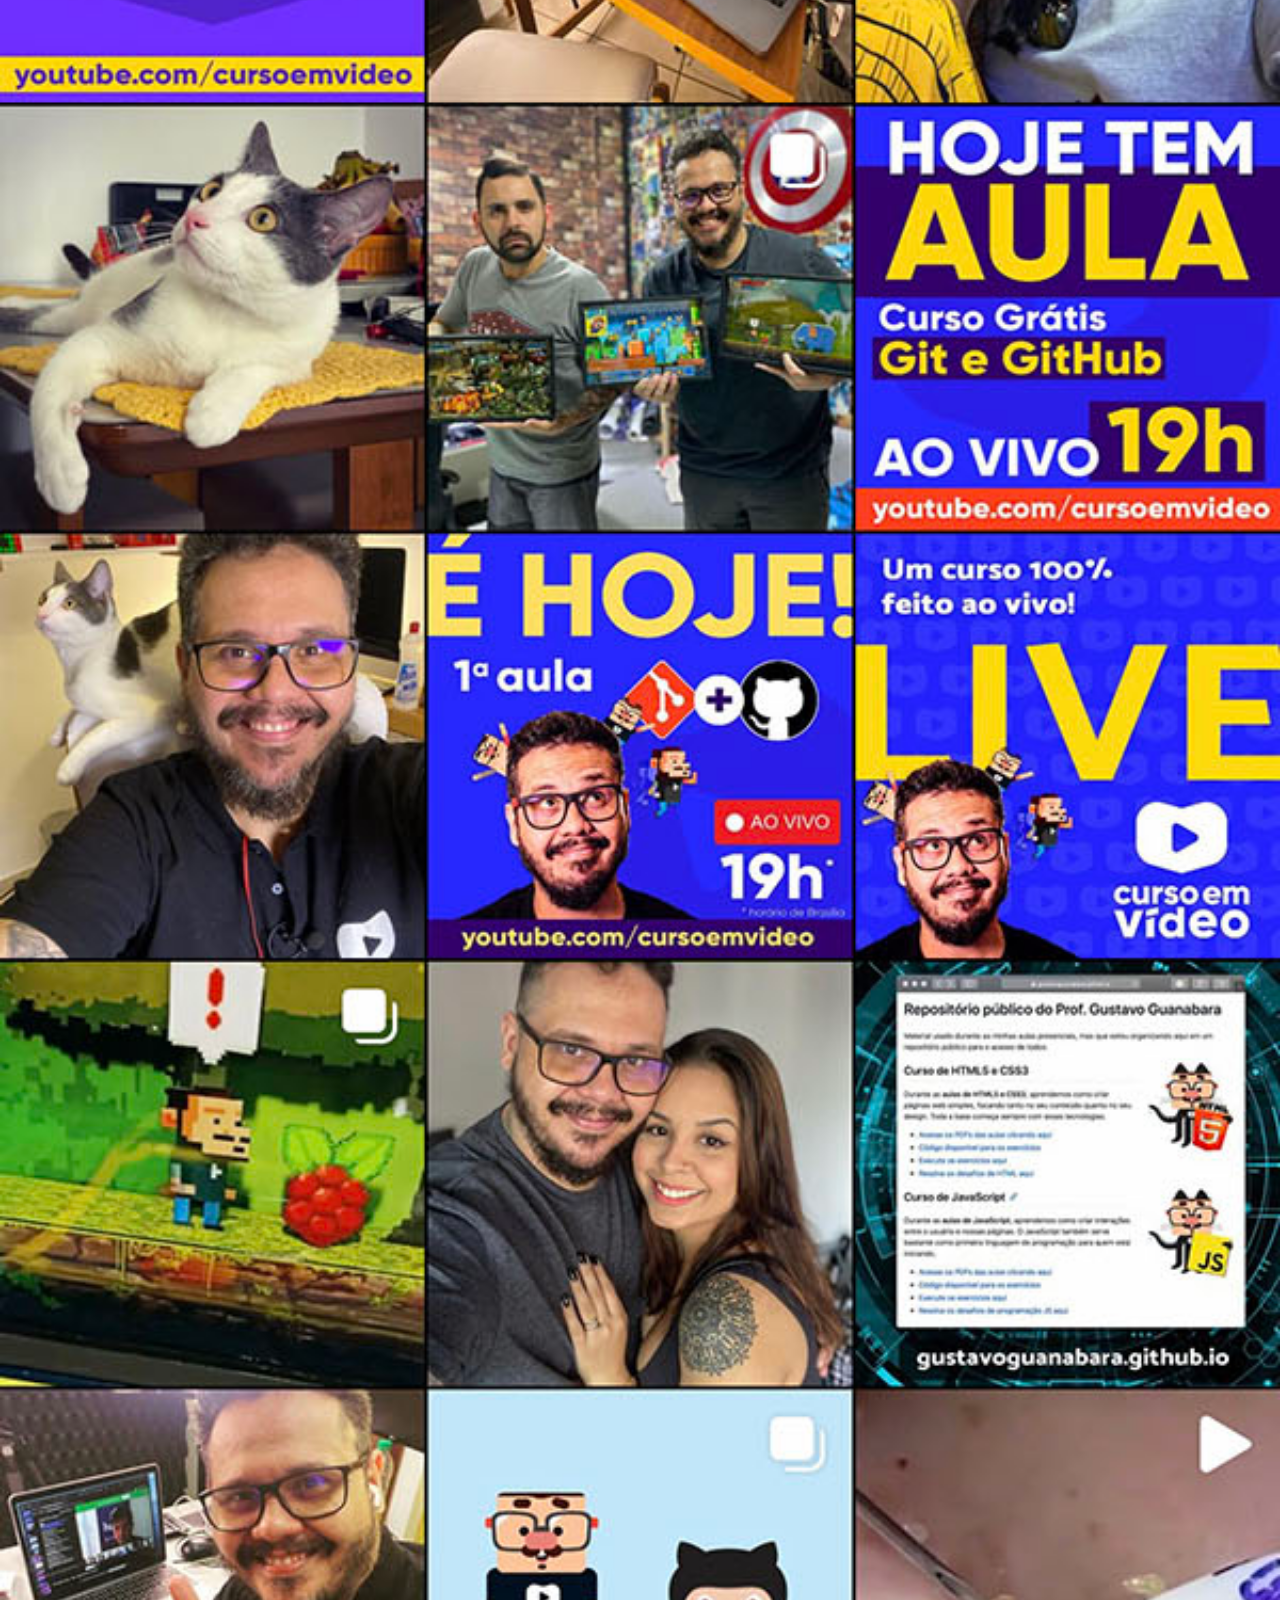
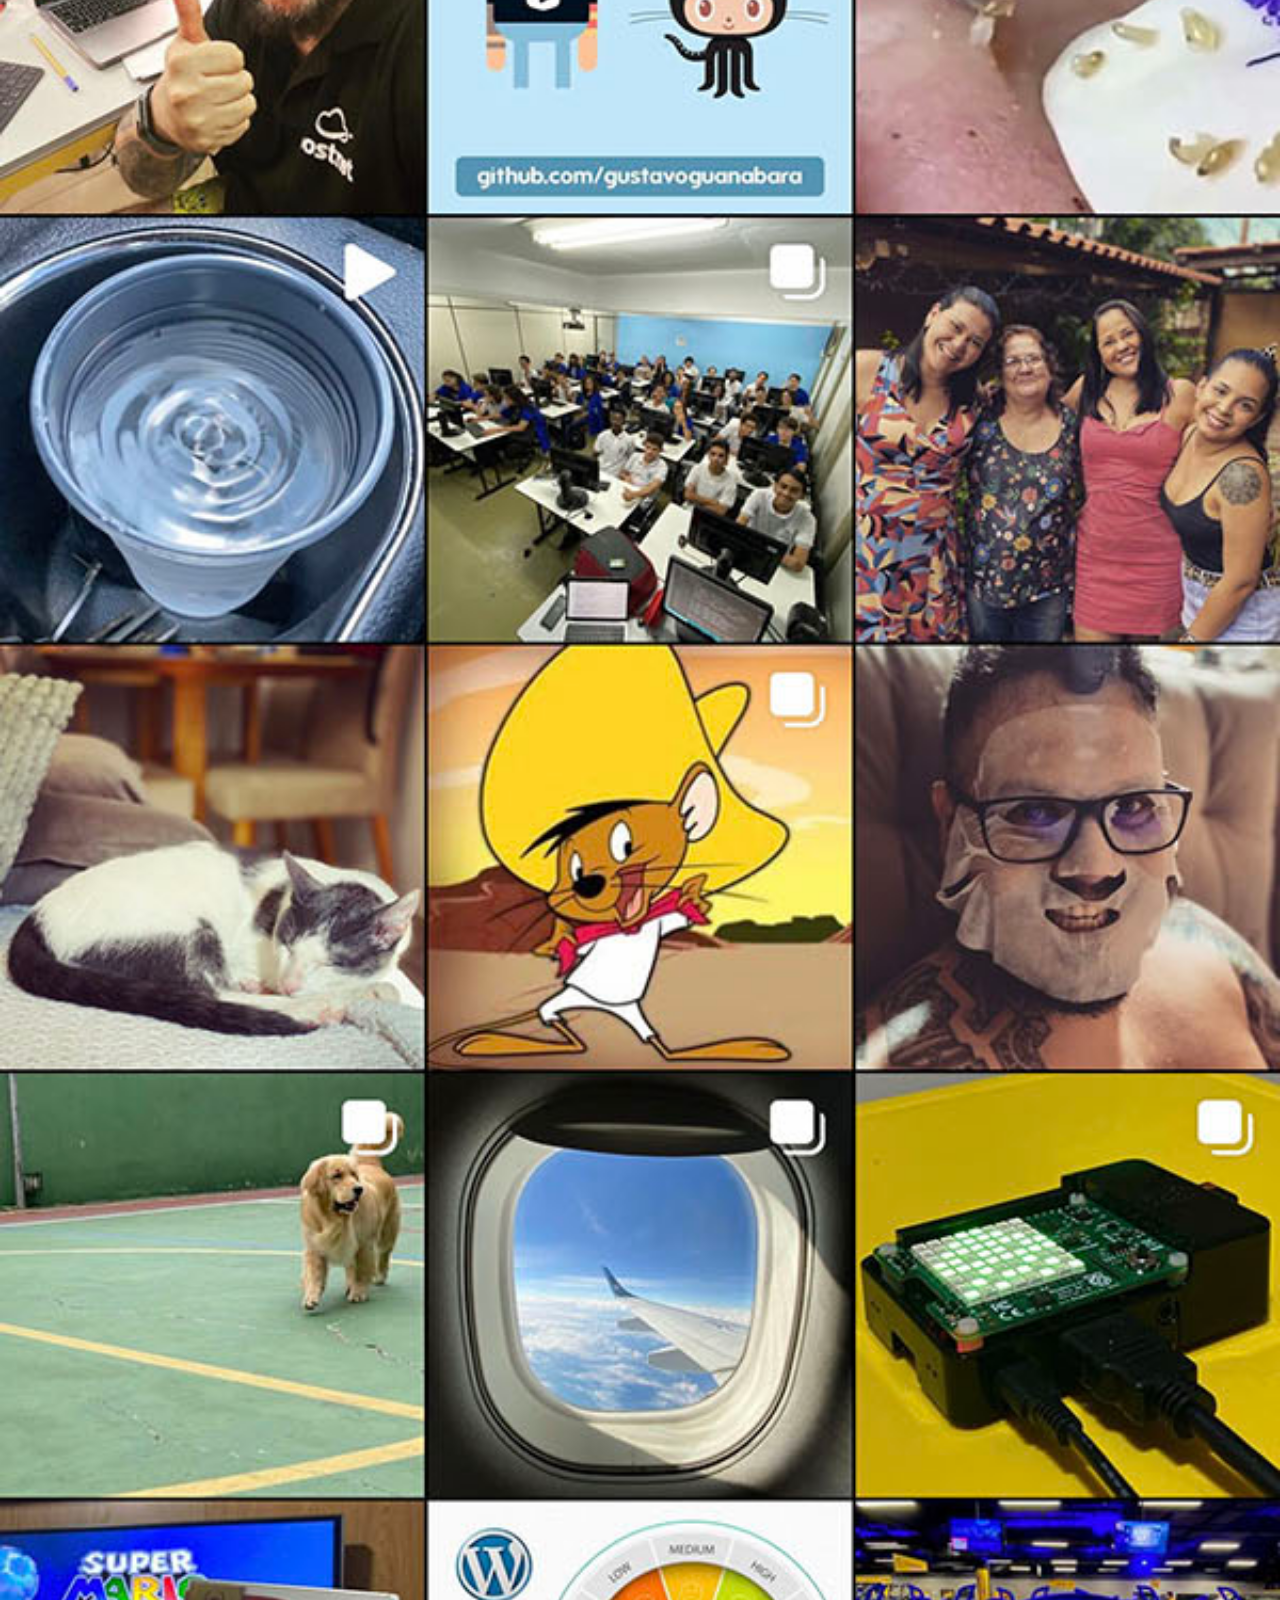
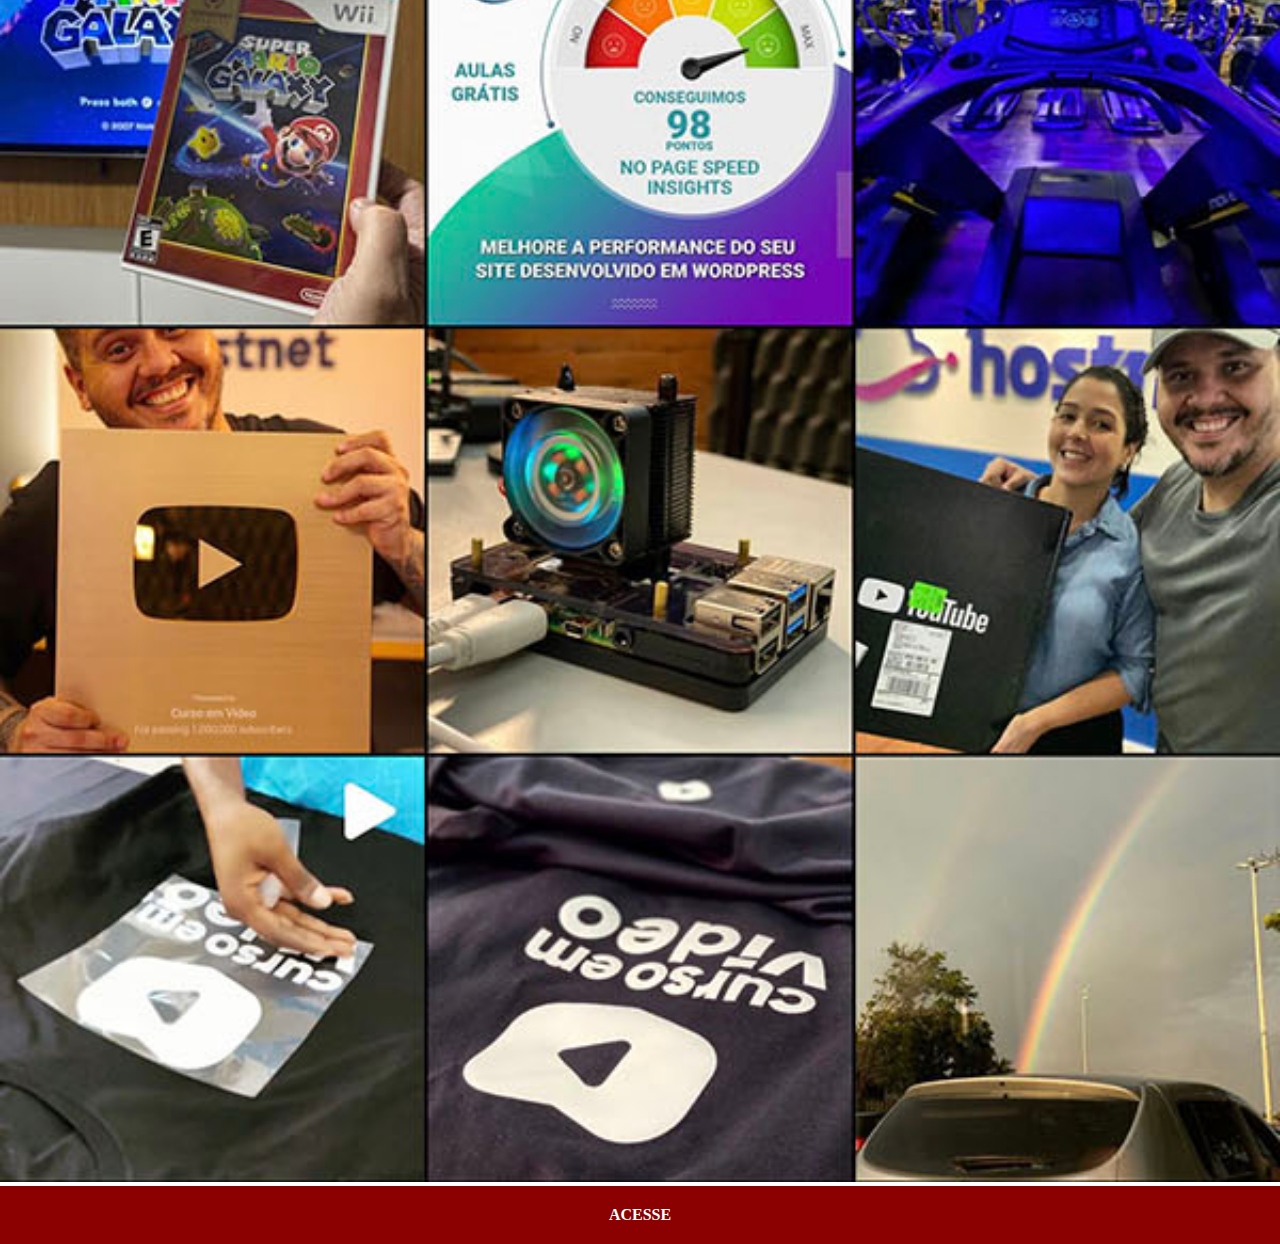
<file: instagram.html>
<!DOCTYPE html>
<html lang="pt-br">
    <style>
    * {
    margin: 0px;
    padding: 0px;
    }
    </style>
<head>
    <meta charset="UTF-8">
    <meta http-equiv="X-UA-Compatible" content="IE=edge">
    <meta name="viewport" content="width=device-width, initial-scale=1.0">
    <title>Instagram</title>
    <link rel="stylesheet" href="estilos/social.css">
</head>
<body>
    <img src="imagens/tela-instagram.jpg" alt="Instagram">
    <a href="https://www.instagram.com/gustavoguanabara/" target="_blank">ACESSE</a>
</body>
</html>
</file>
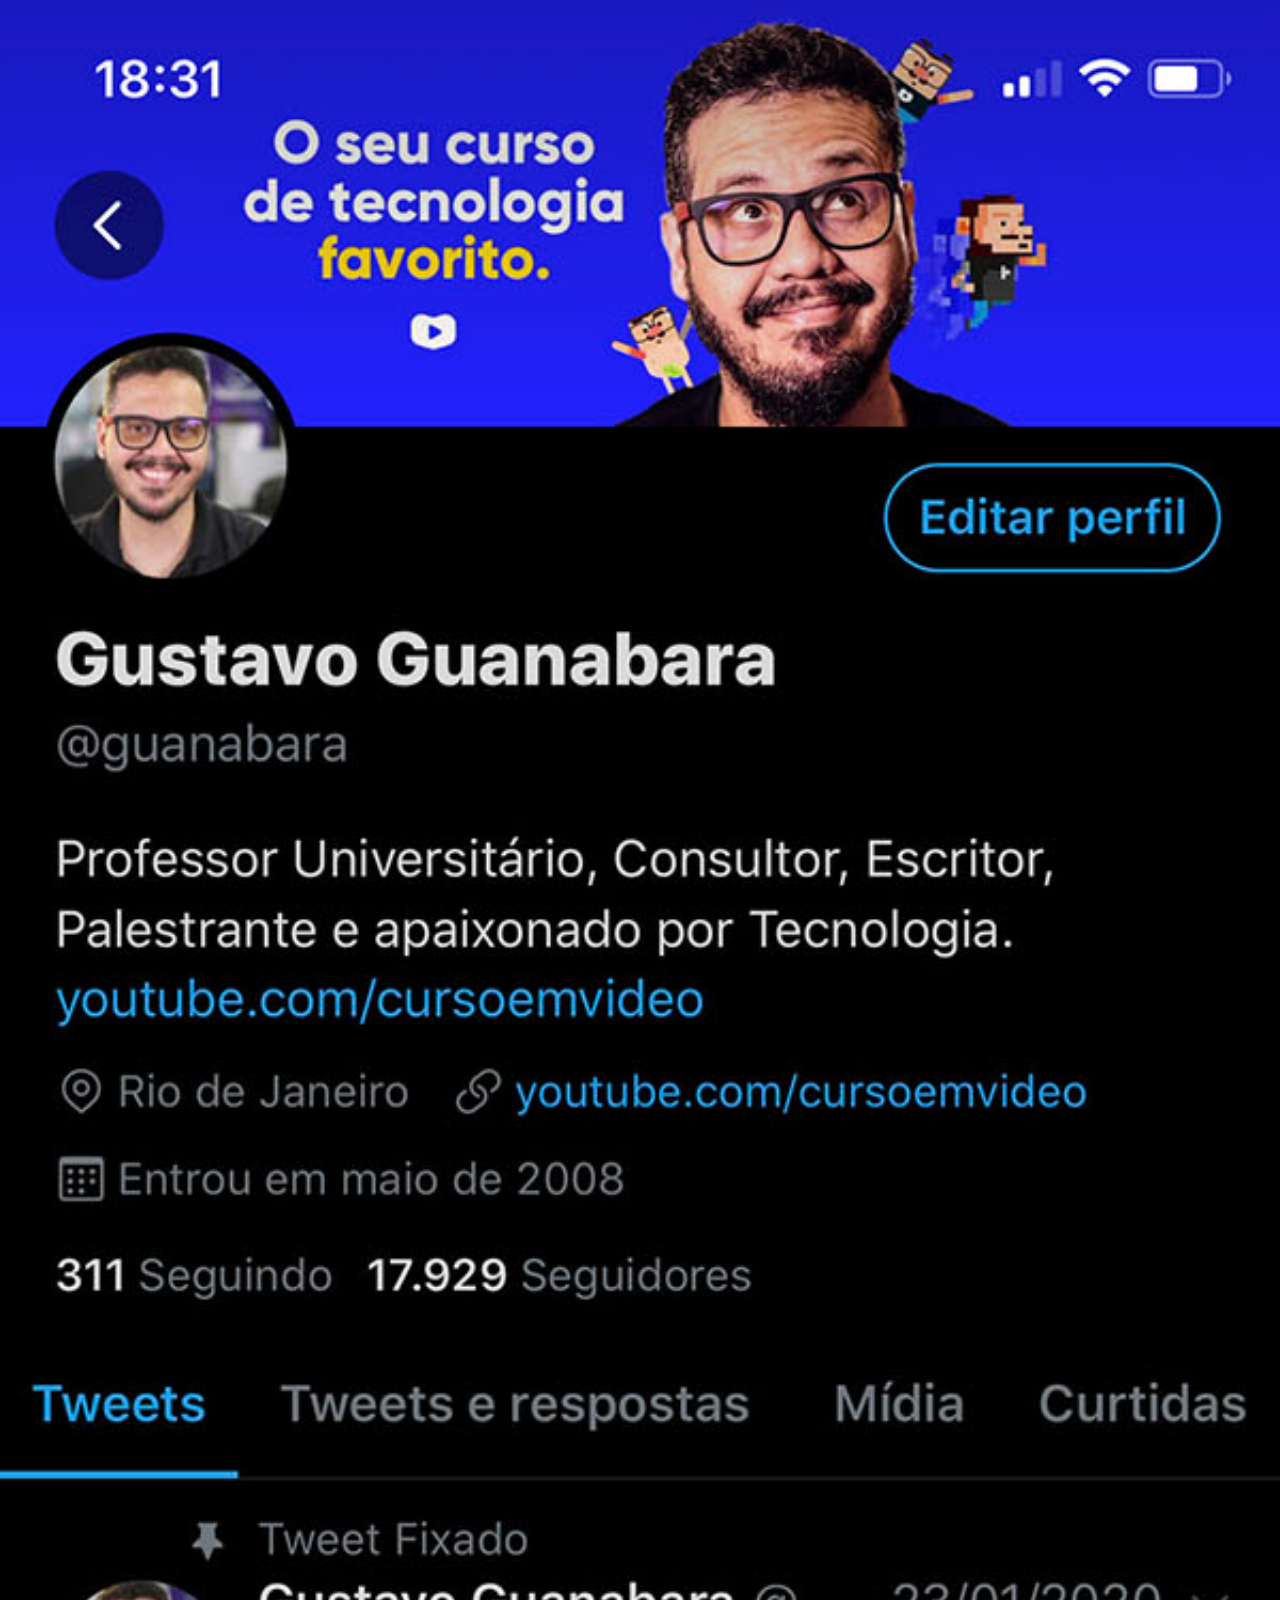
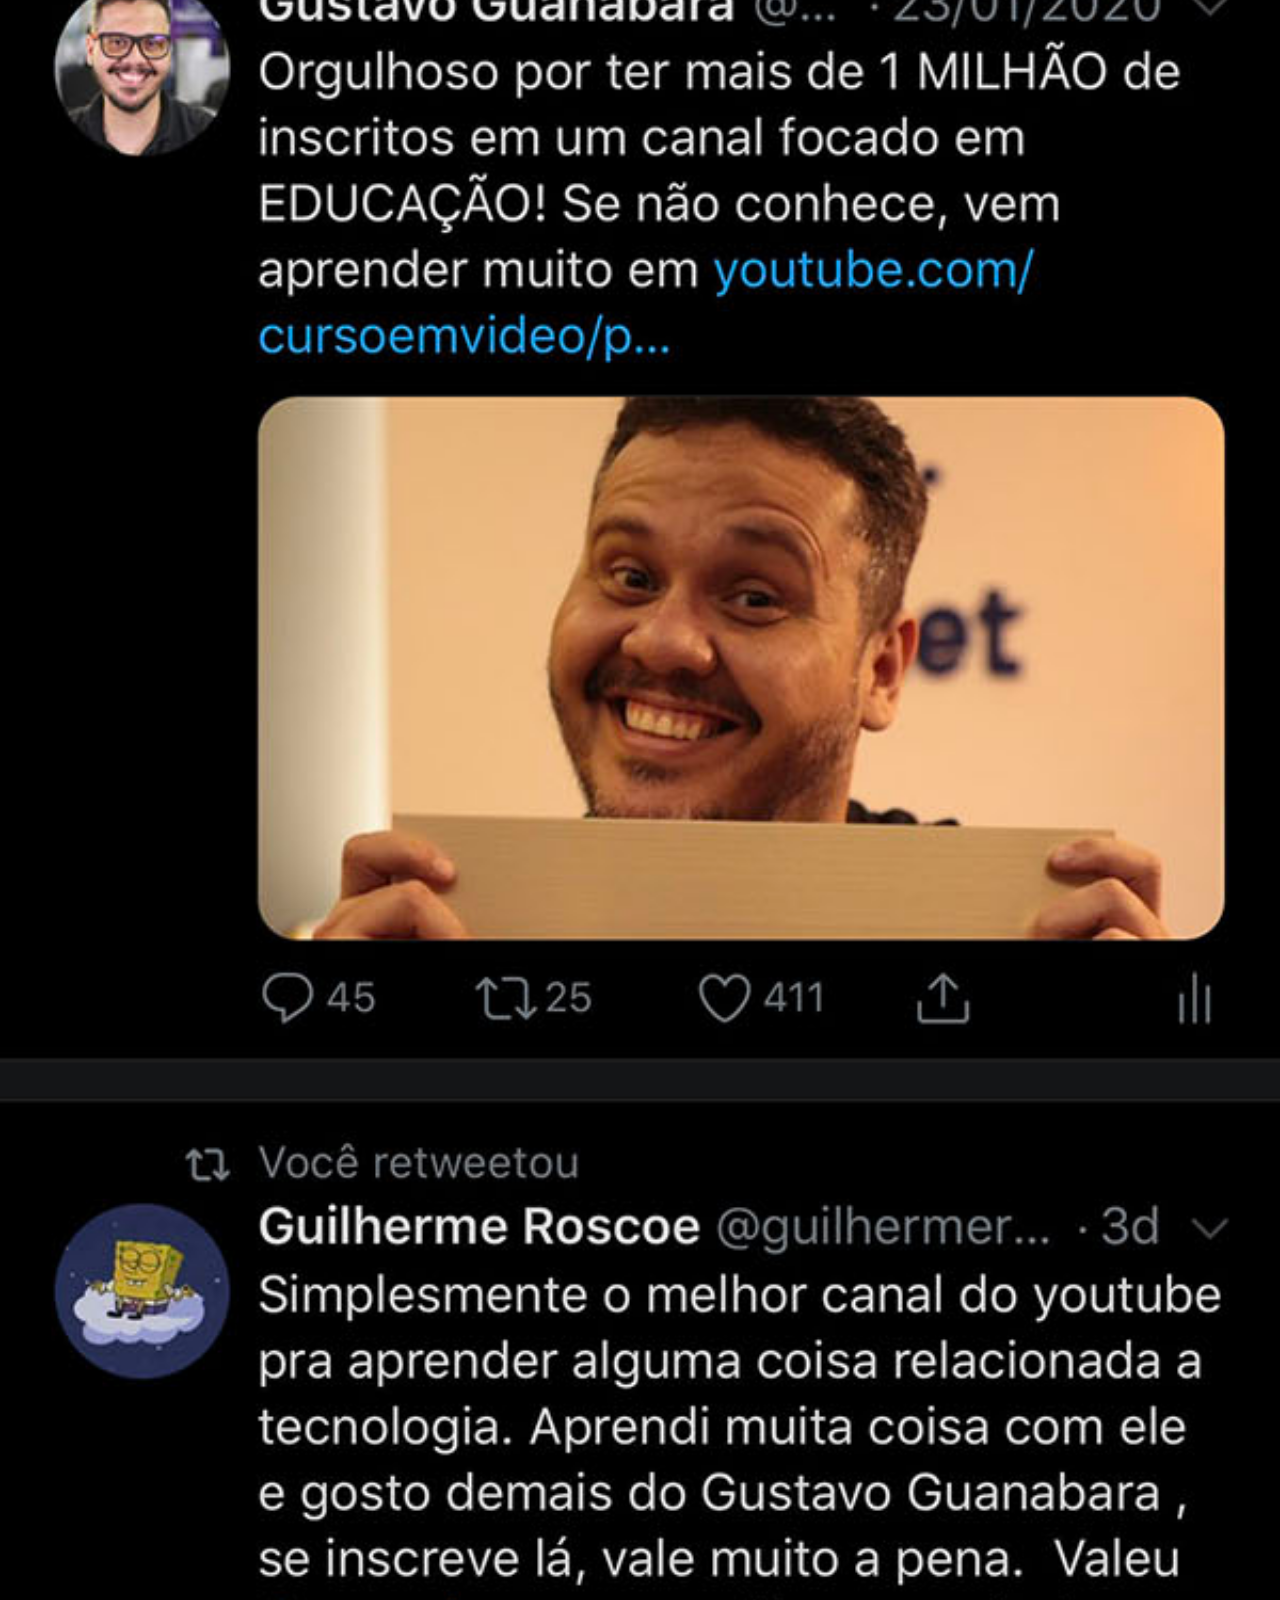
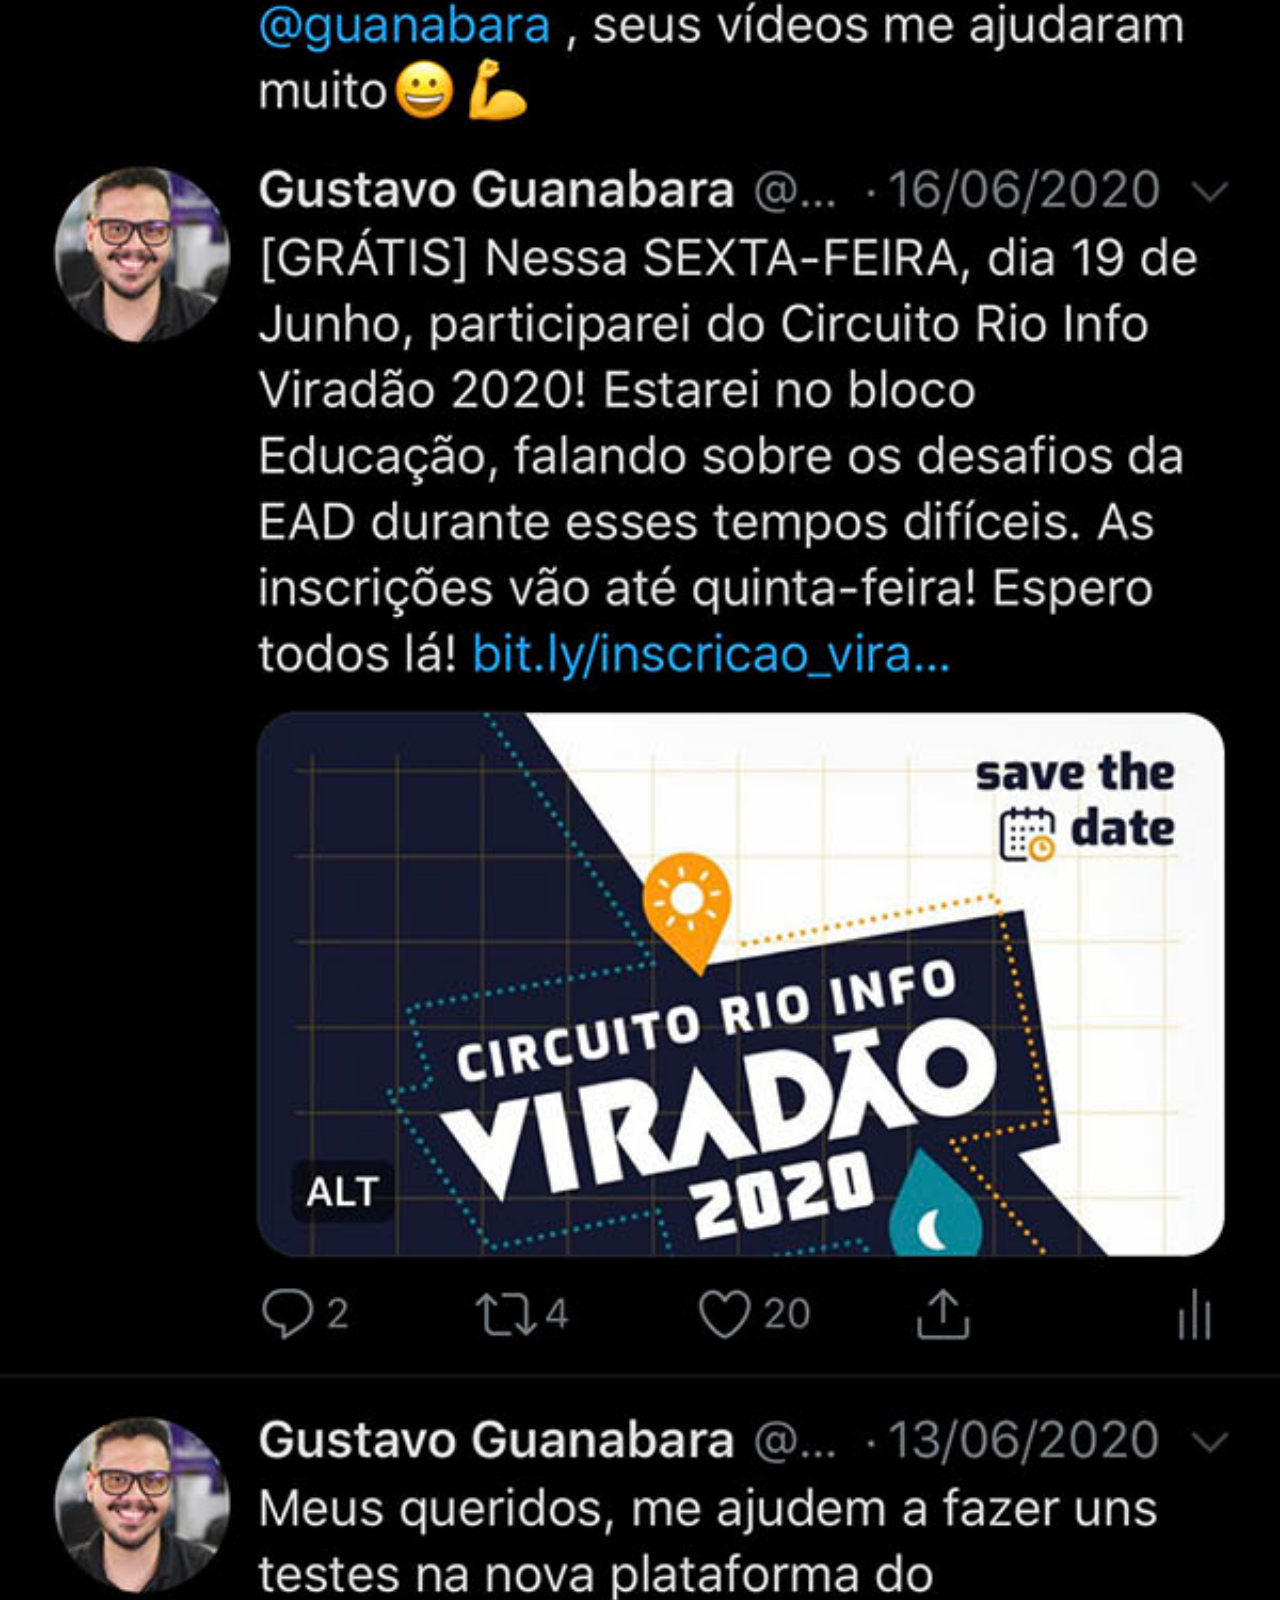
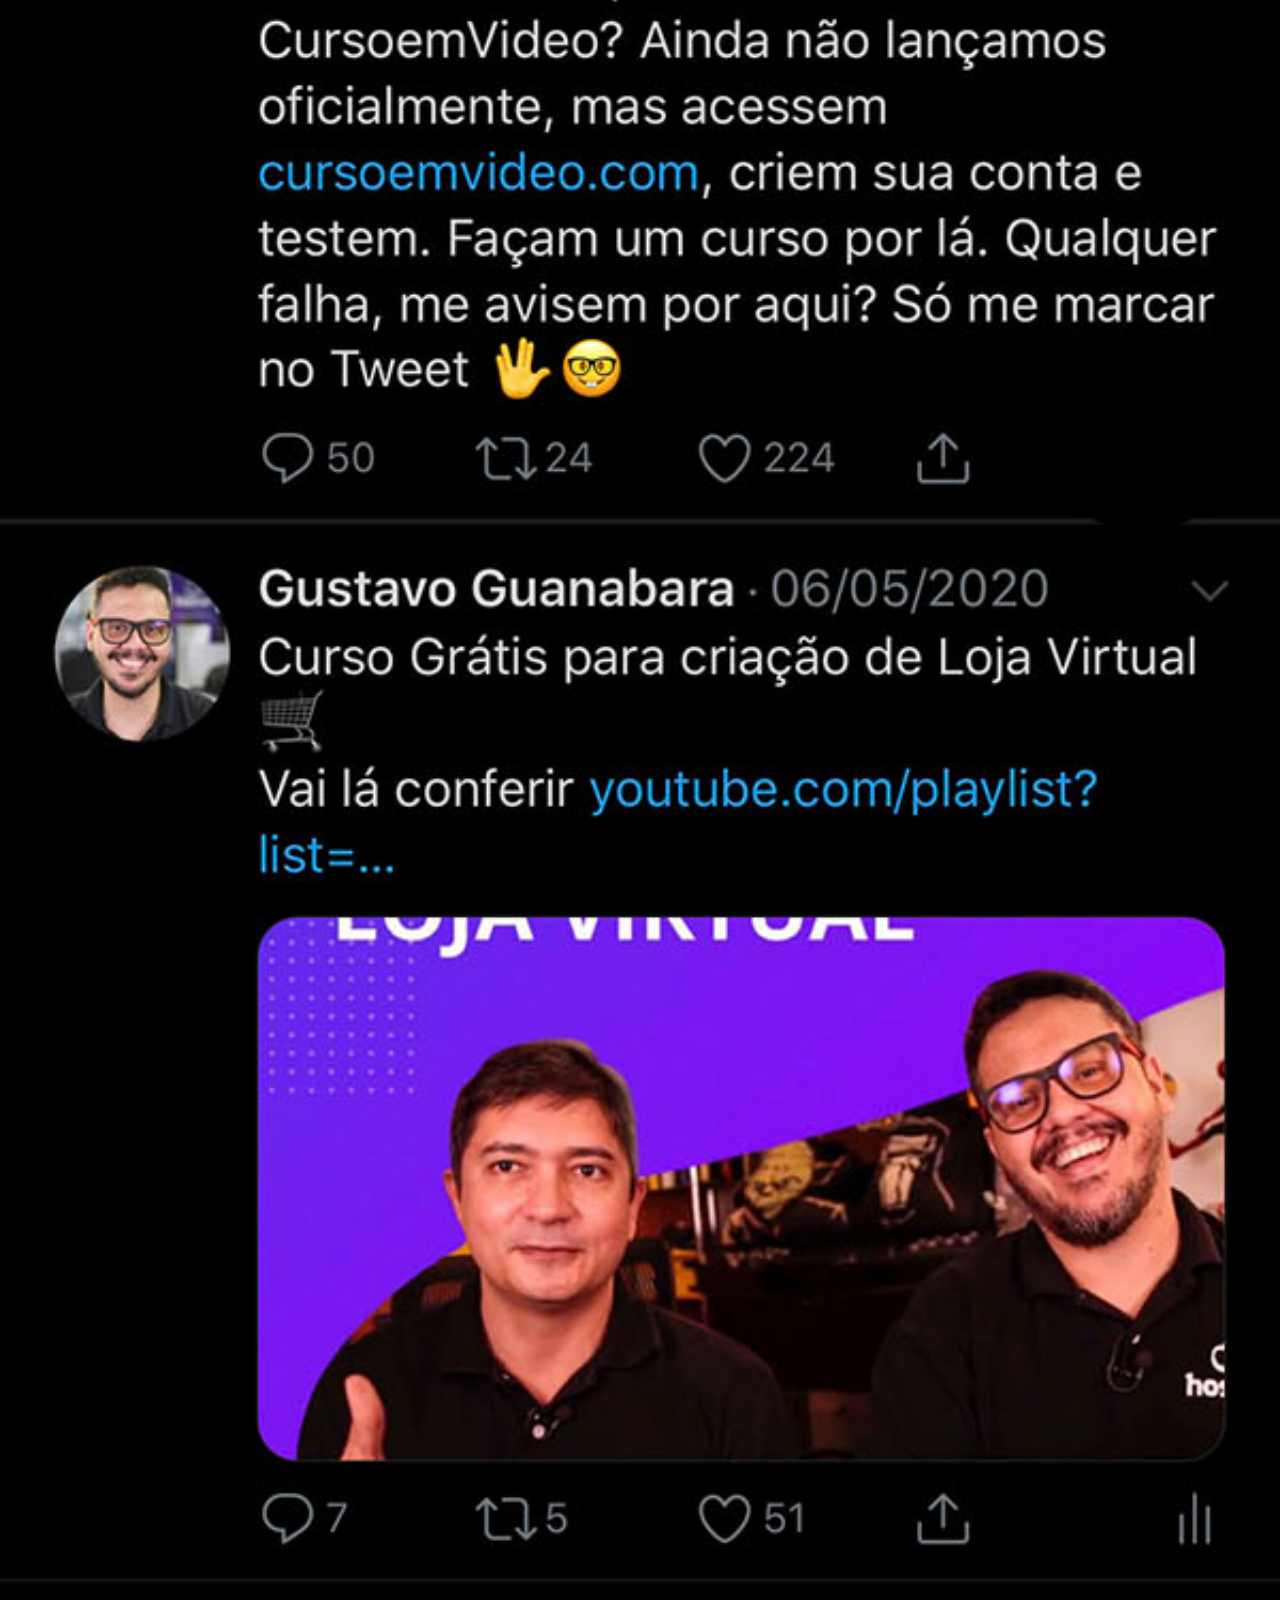
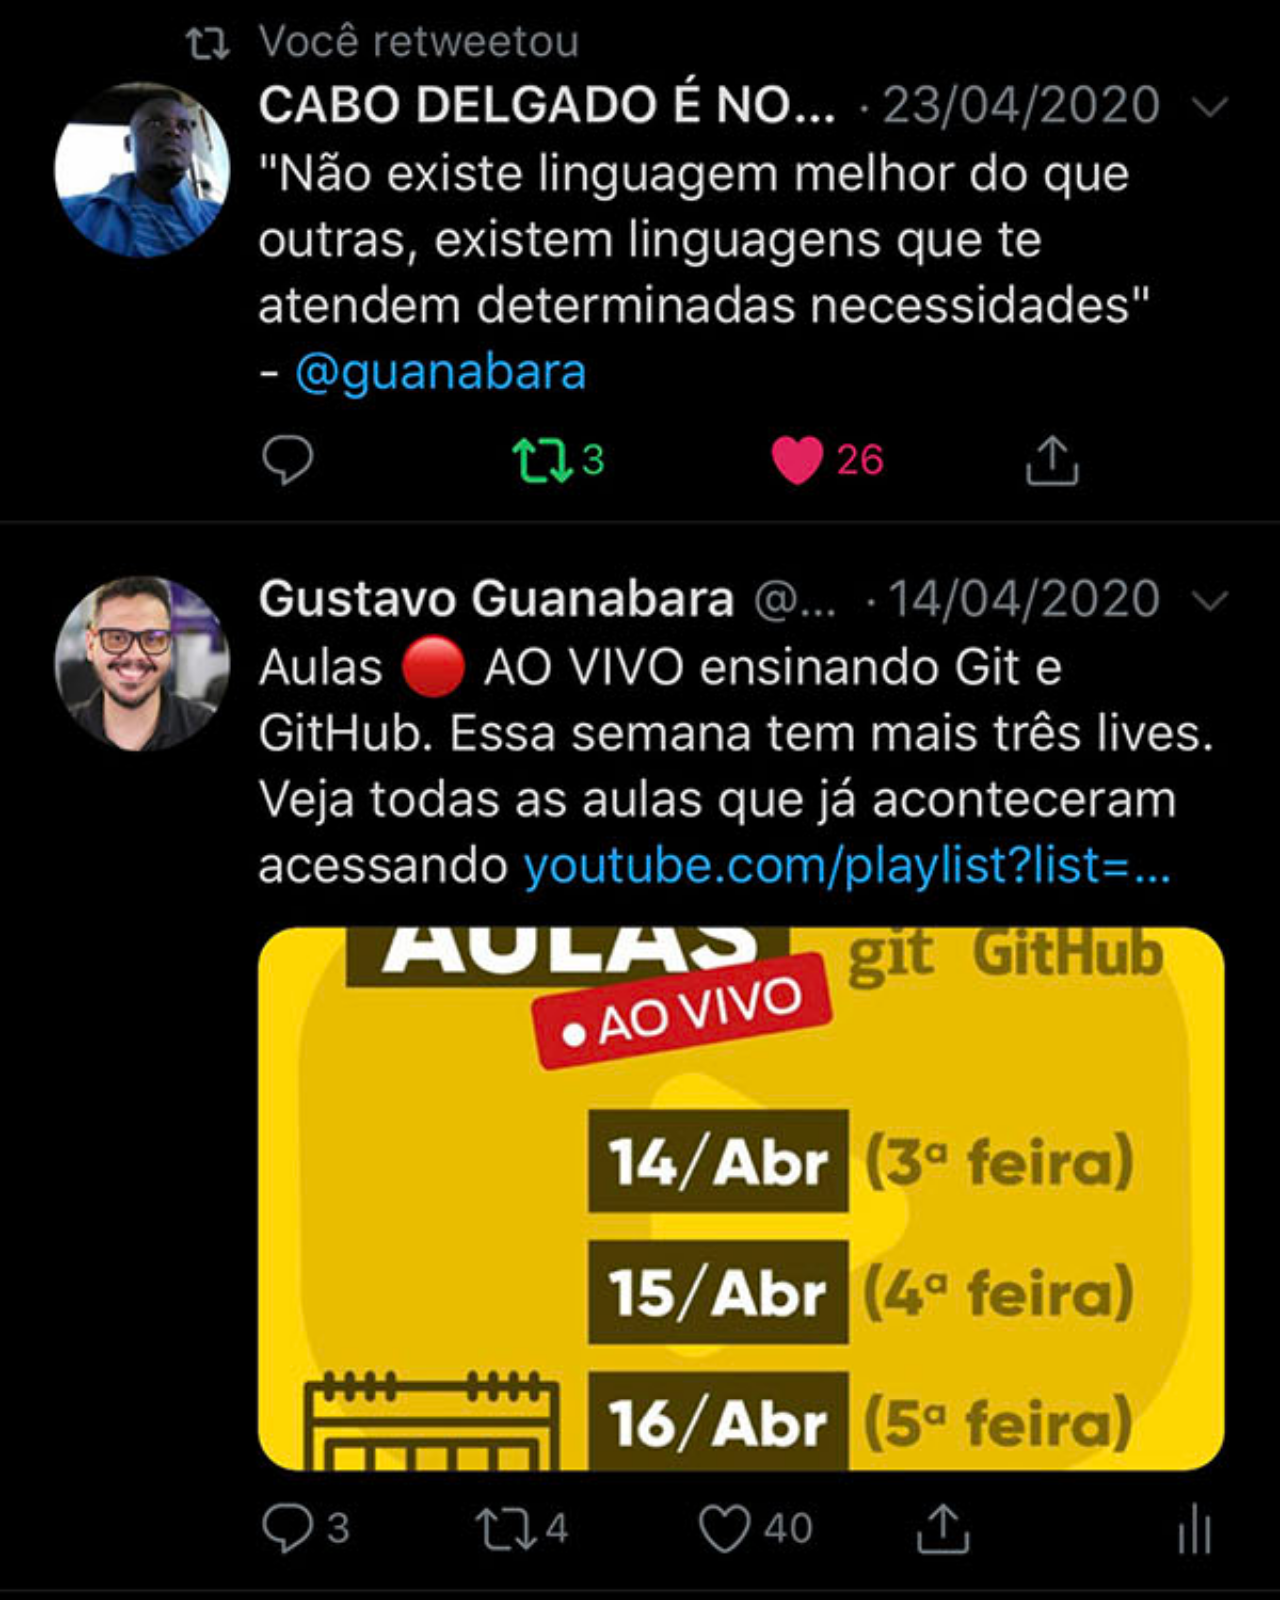
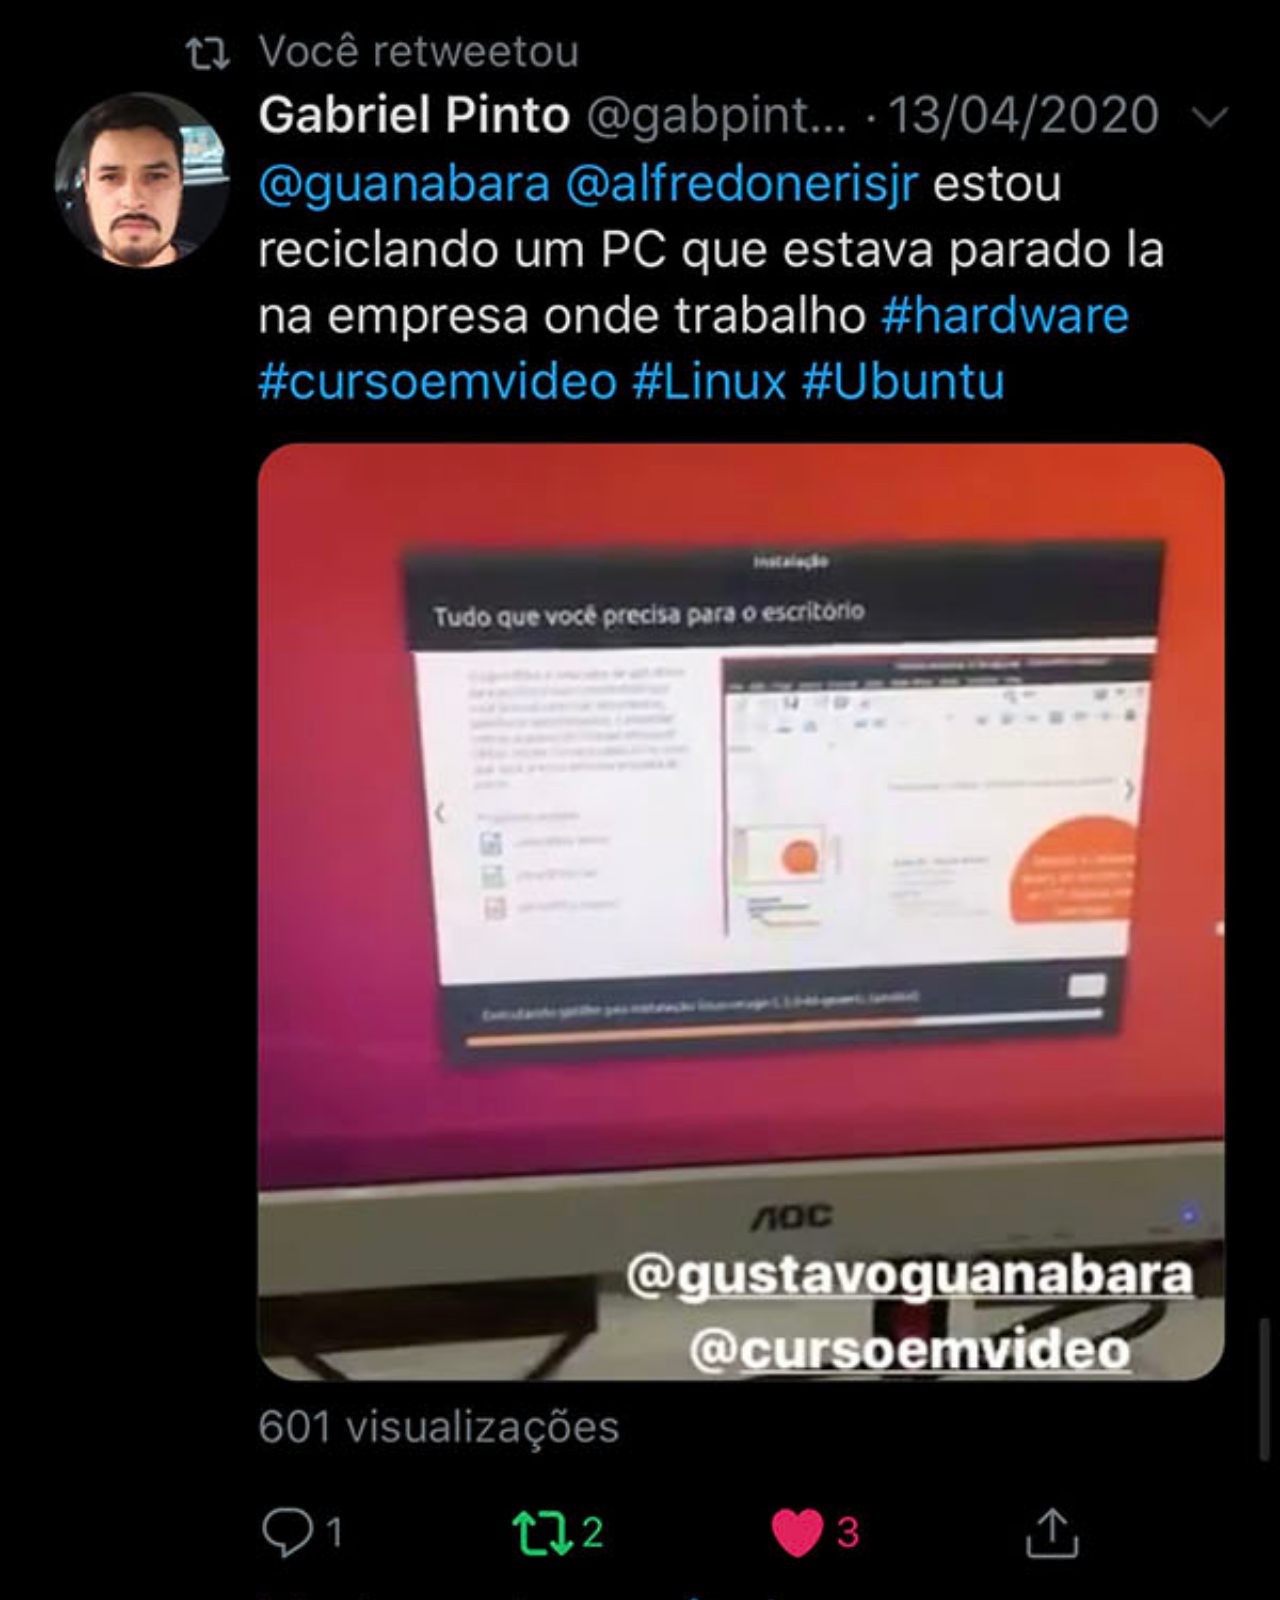
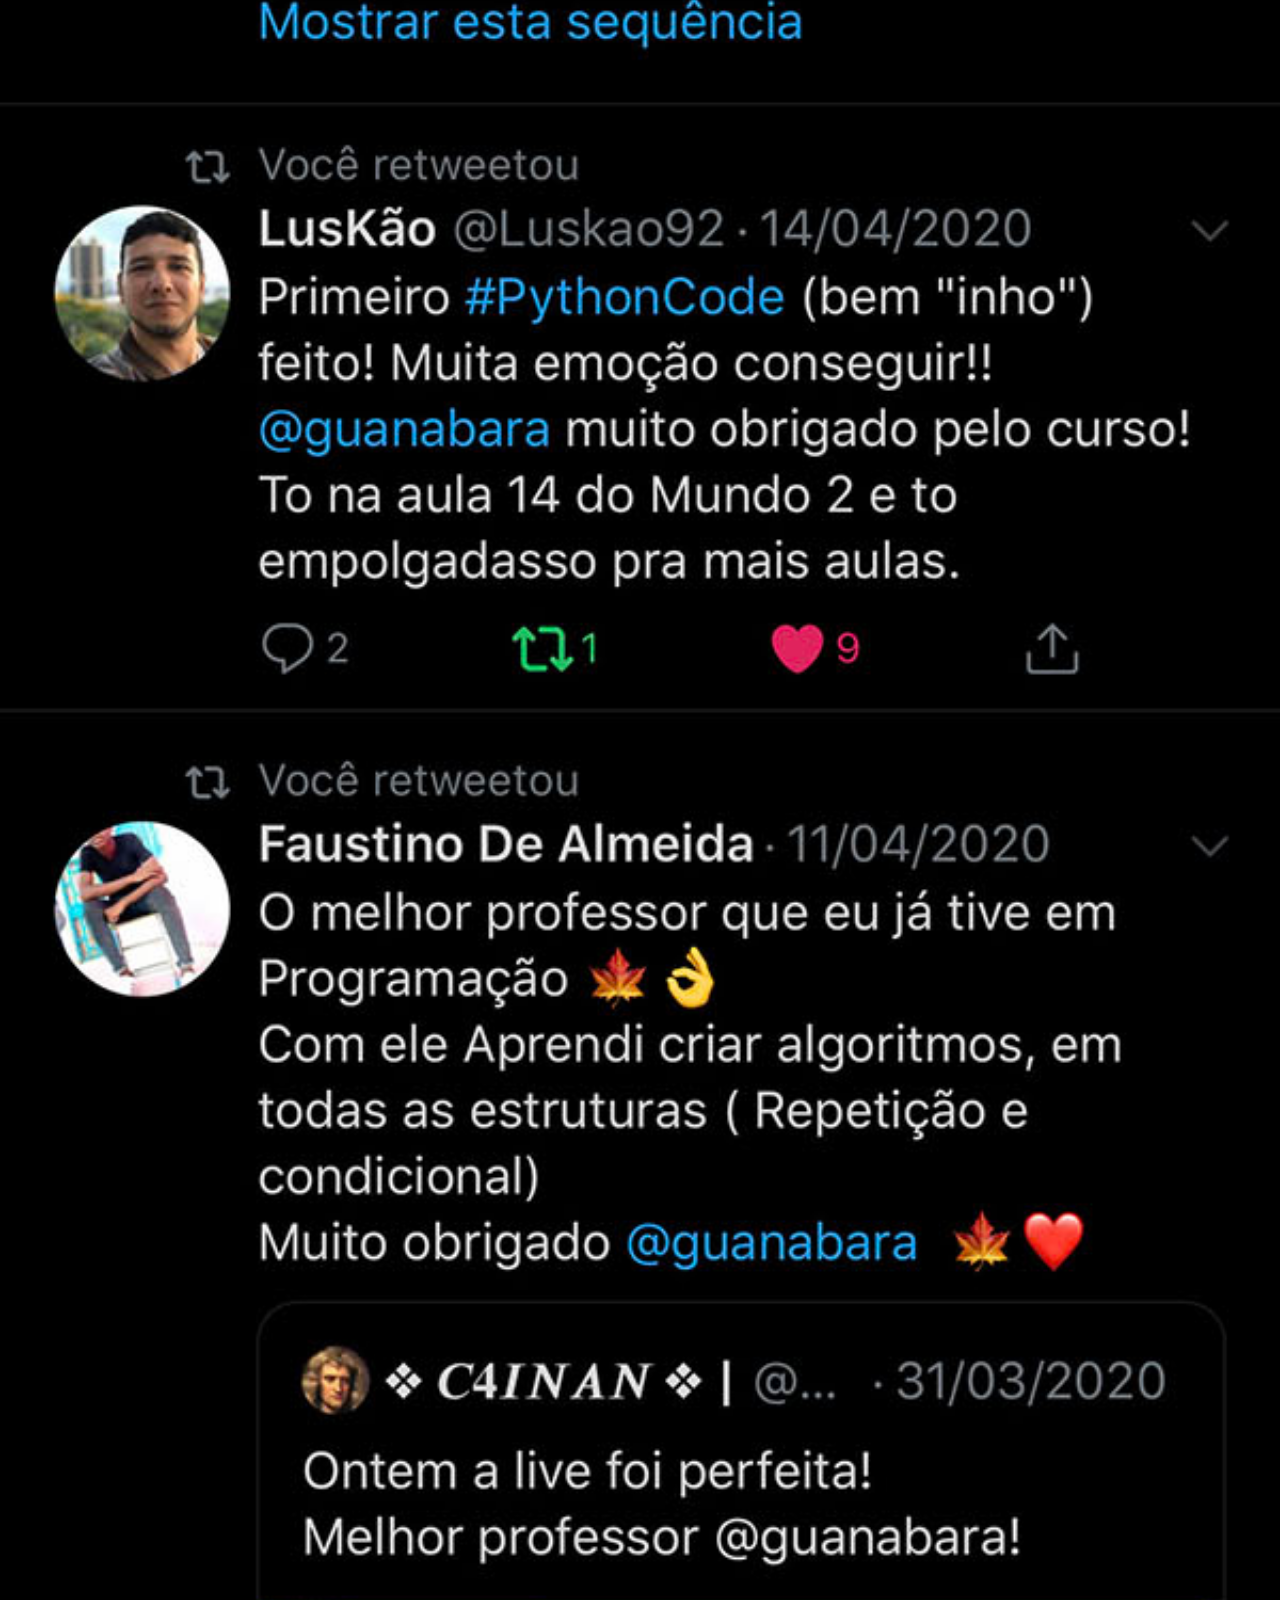
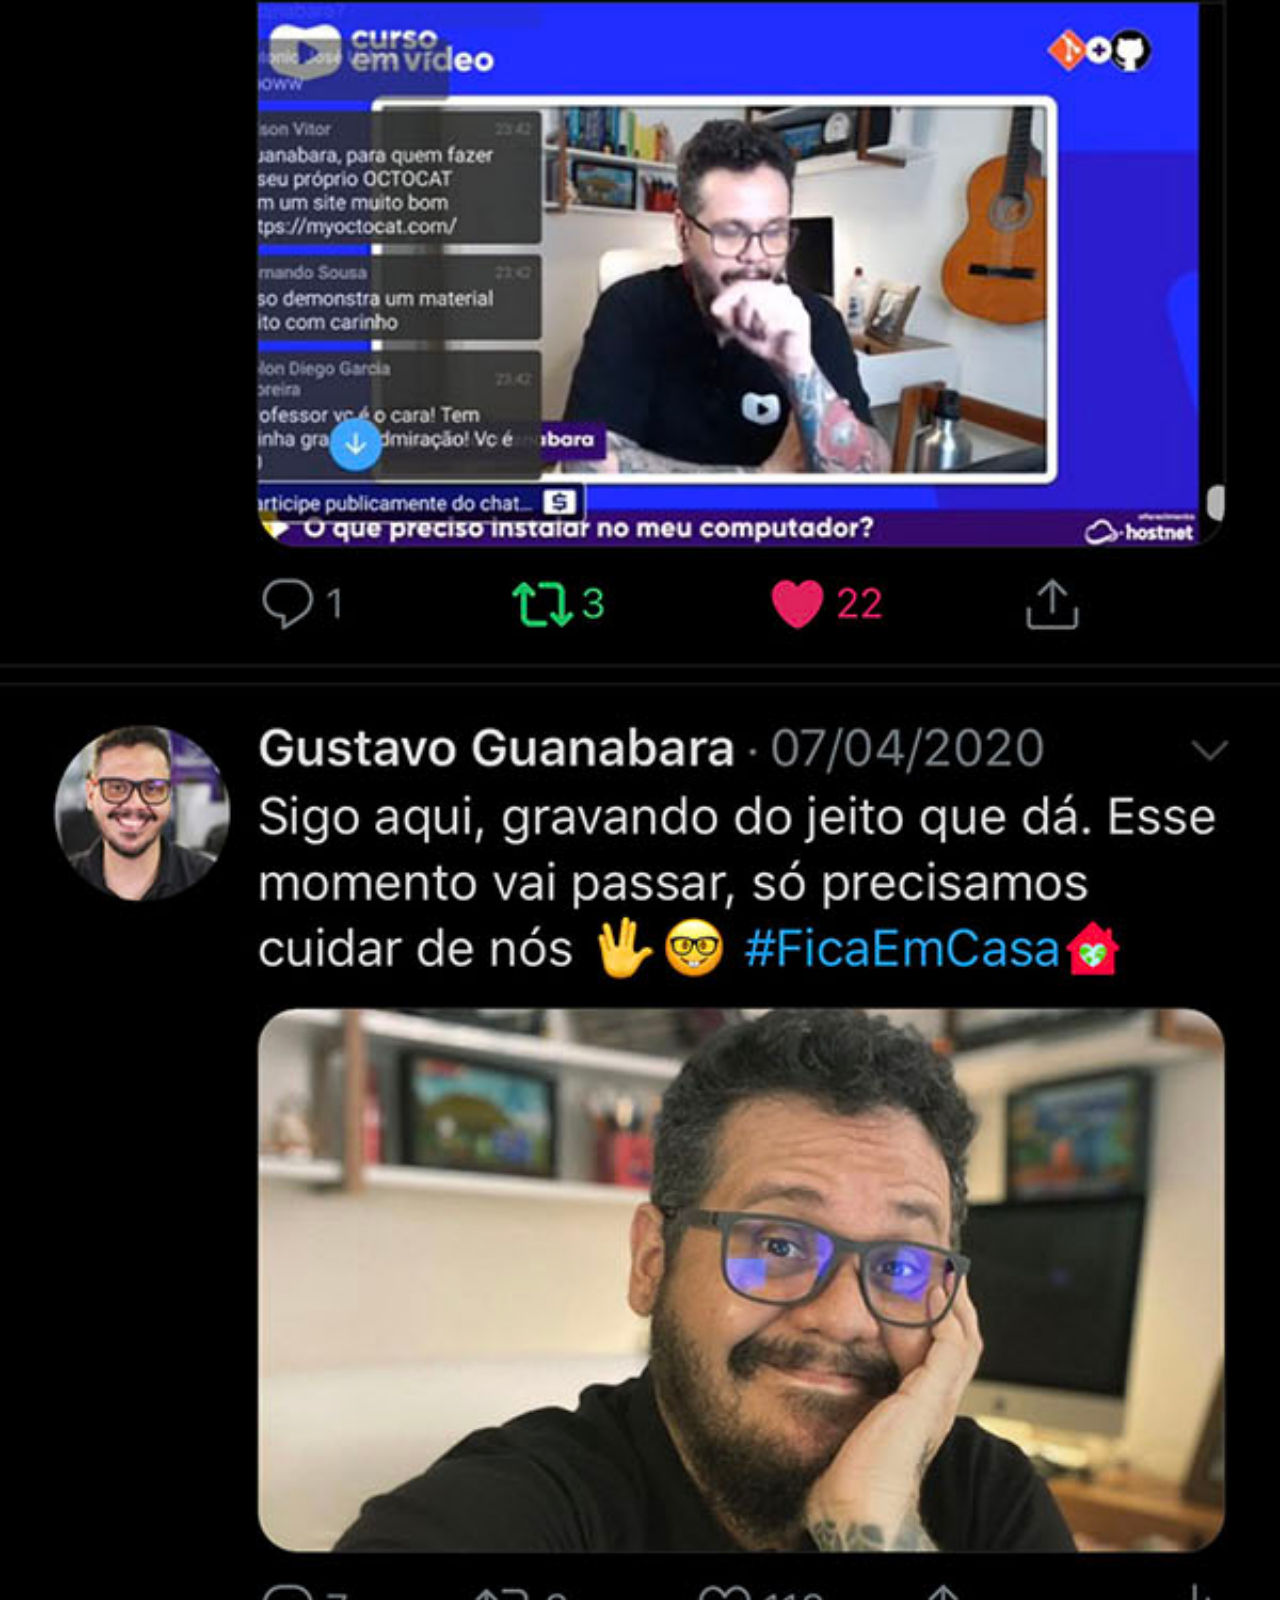
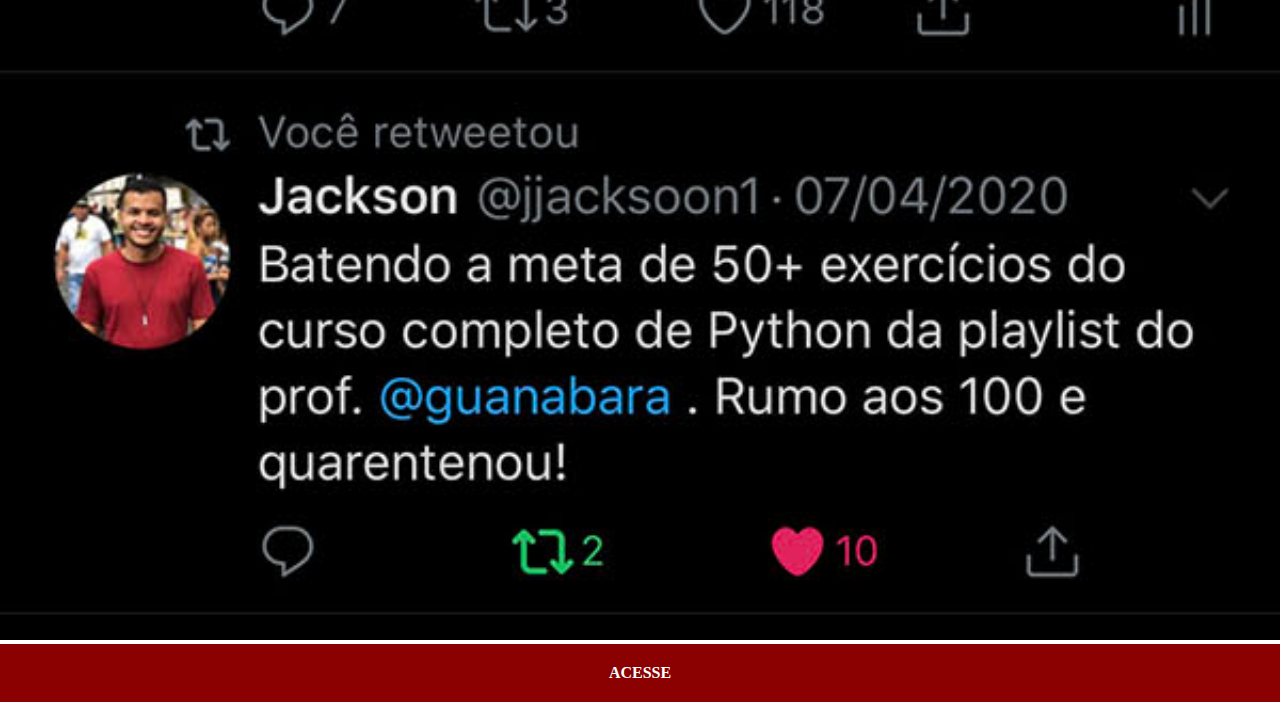
<file: twitter.html>
<!DOCTYPE html>
<html lang="pt-br">
<head>
    <meta charset="UTF-8">
    <meta http-equiv="X-UA-Compatible" content="IE=edge">
    <meta name="viewport" content="width=device-width, initial-scale=1.0">
    <title>Document</title>
    <link rel="stylesheet" href="estilos/social.css">
    <style>
        * {
        margin: 0px;
        padding: 0px;
        }
    </style>
</head>
<body>
    <img src="imagens/tela-twitter.jpg" alt="twitter">
    <a href="https://twitter.com/guanabara" target="_blank">ACESSE</a>
</body>
</html>
</file>
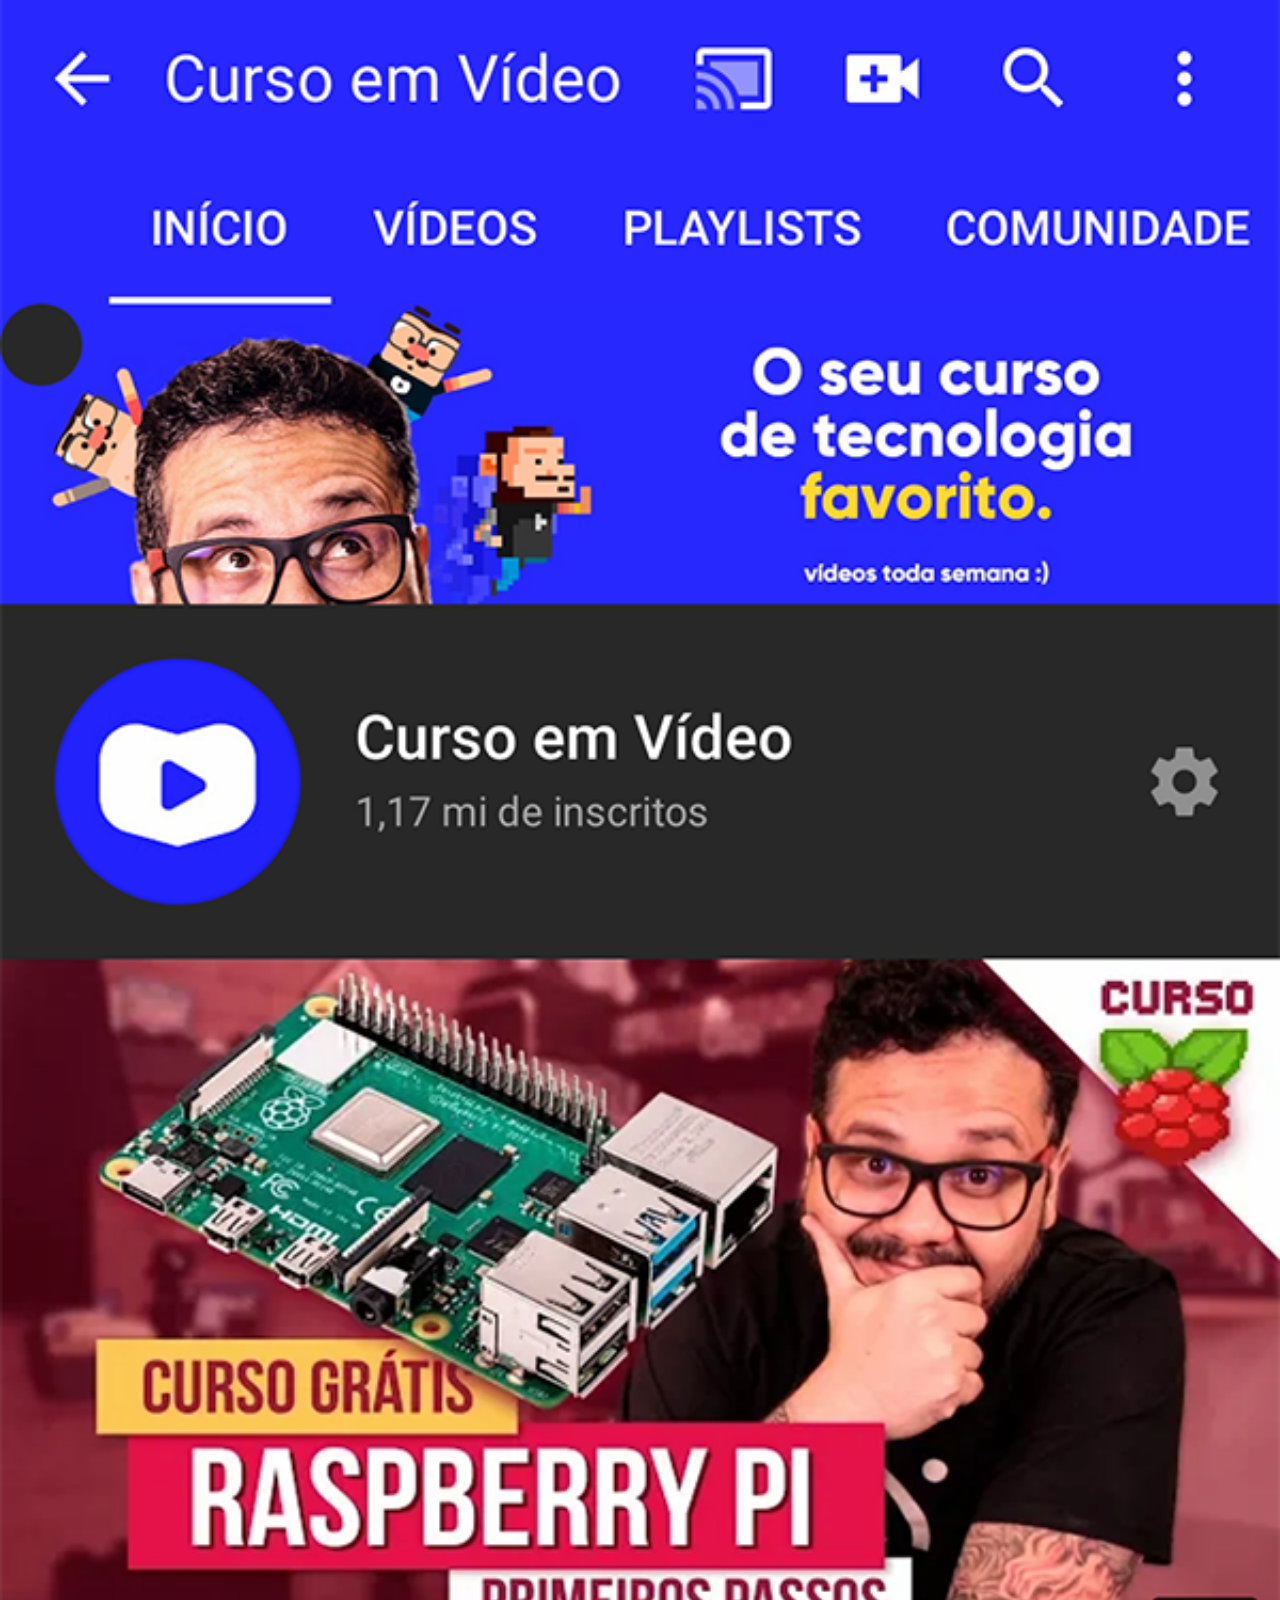
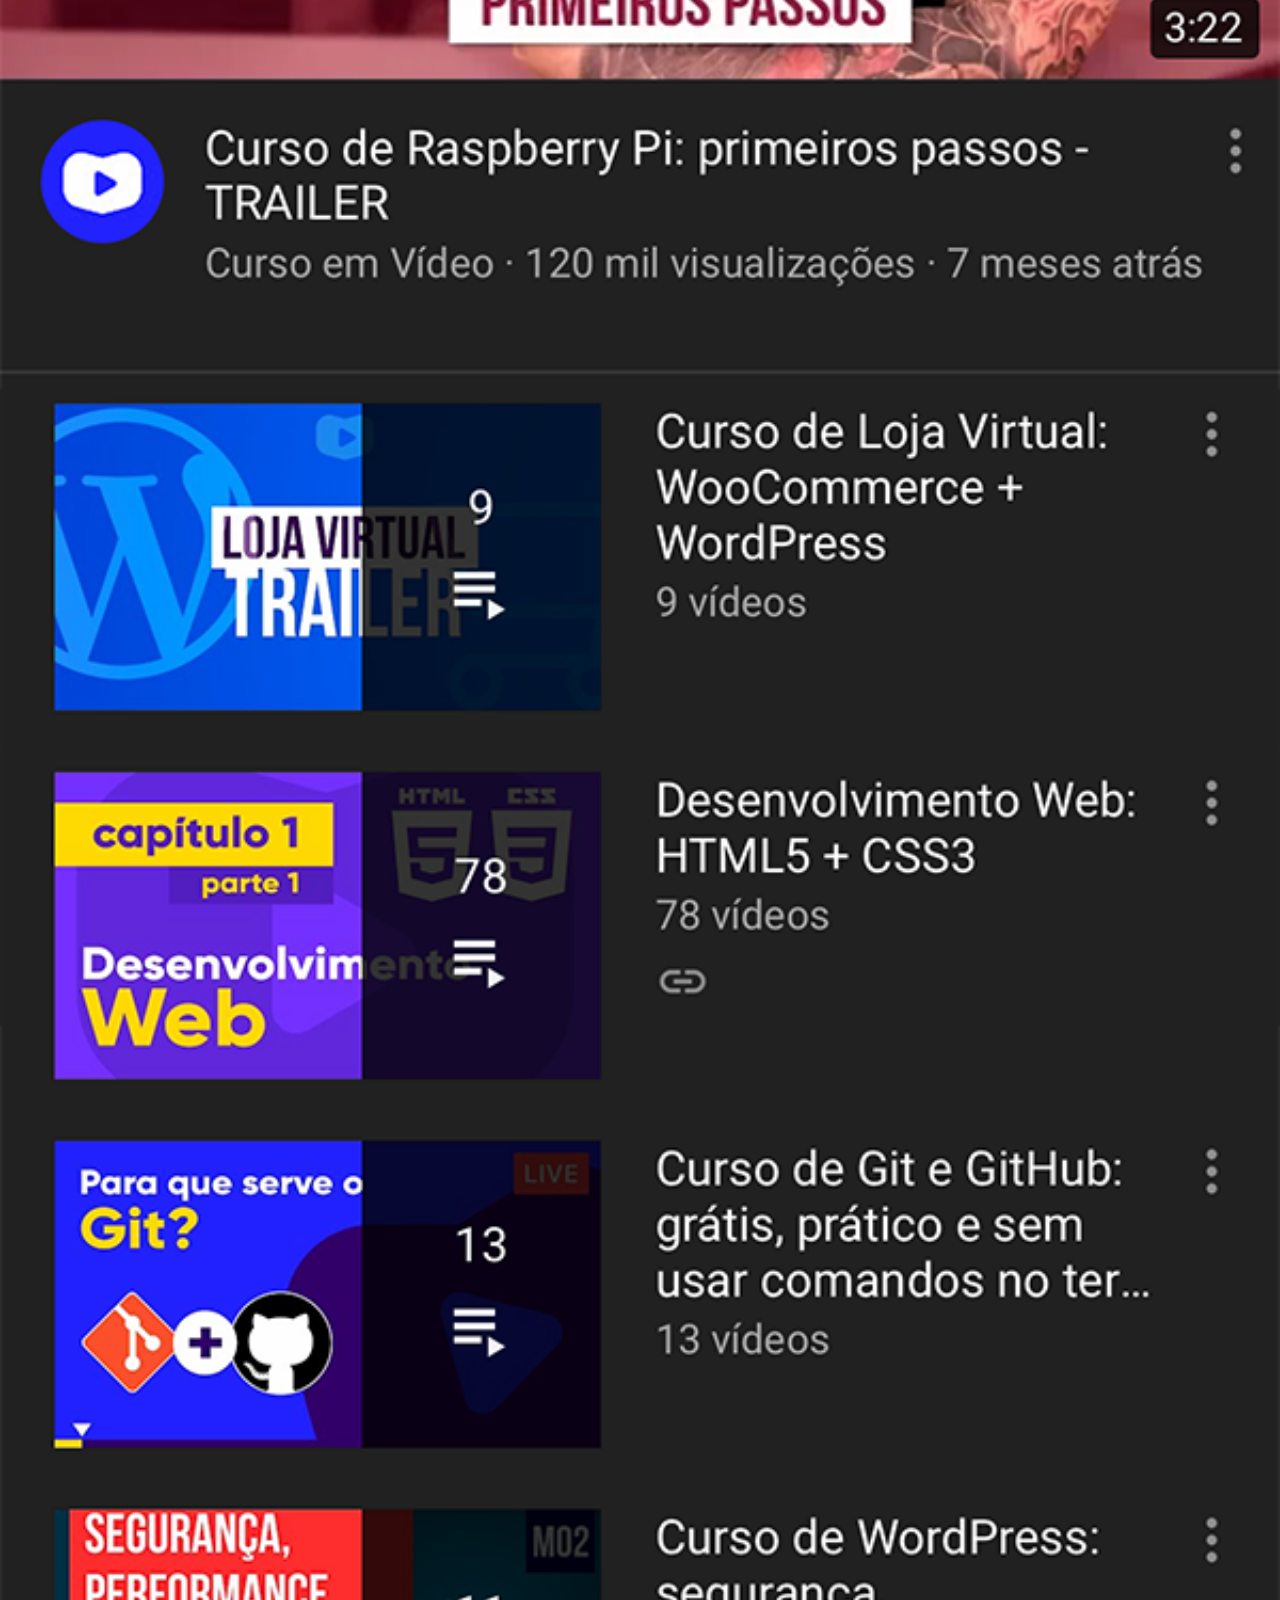
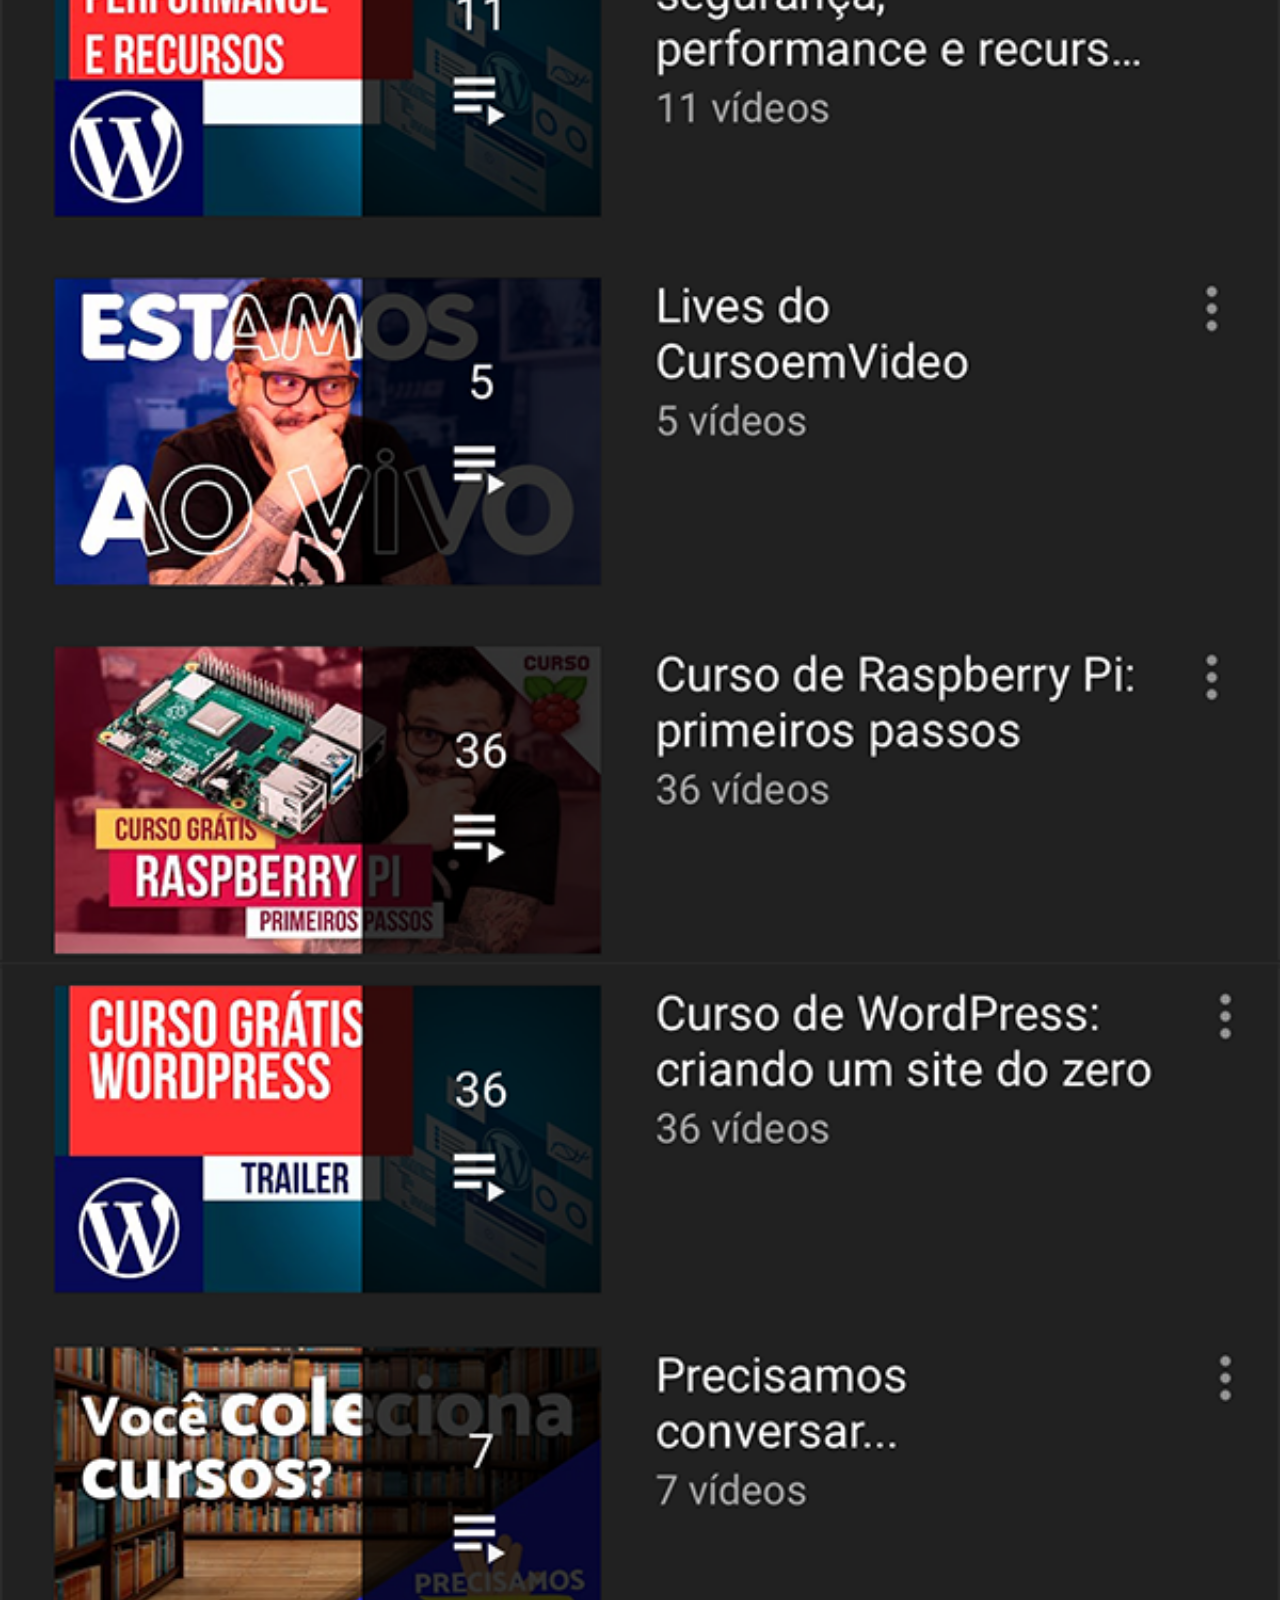
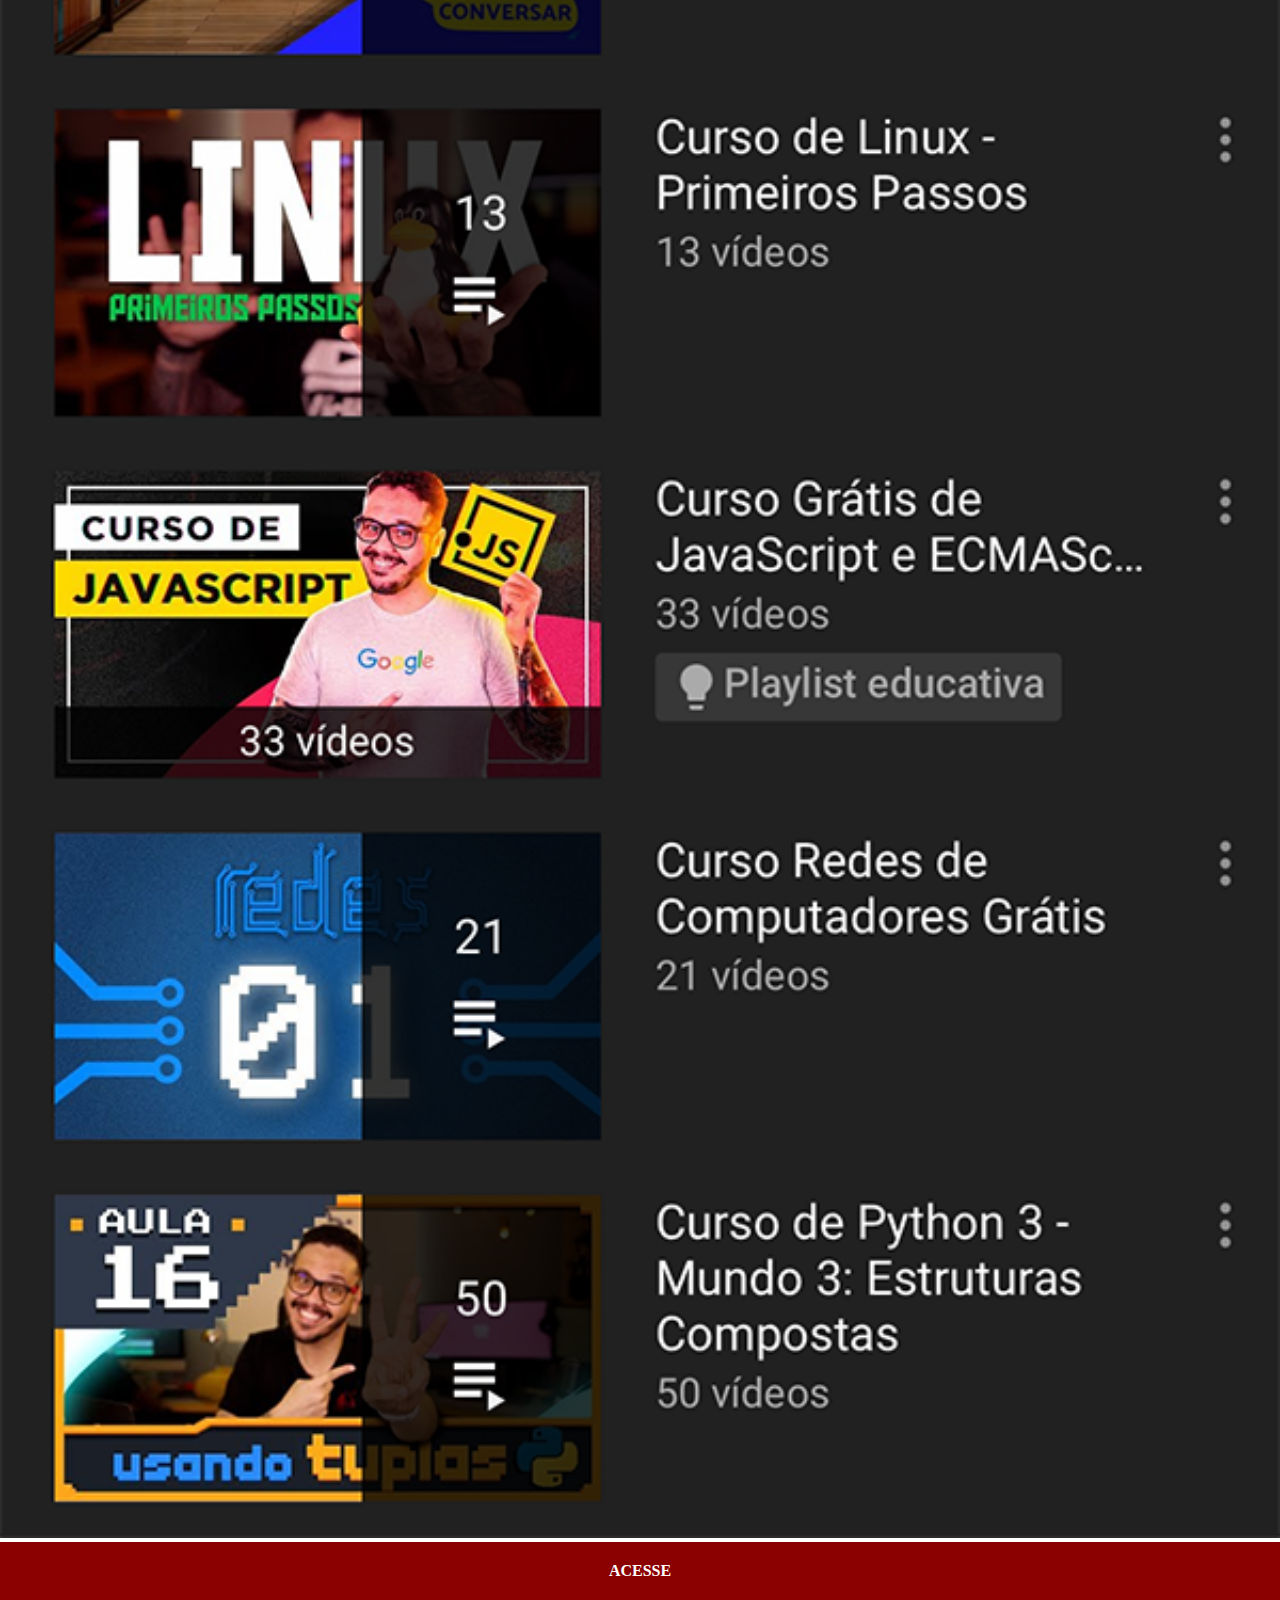
<file: youtube.html>
<!DOCTYPE html>
<html lang="pt-br">
<head>
    <meta charset="UTF-8">
    <meta http-equiv="X-UA-Compatible" content="IE=edge">
    <meta name="viewport" content="width=device-width, initial-scale=1.0">
    <title>Document</title>
    <link rel="stylesheet" href="estilos/social.css">
    <style>
        * {
        margin: 0px;
        padding: 0px;
        }
    </style>
</head>
<body>
    <img src="imagens/tela-youtube.png" alt="YouTube">
    <a href="https://www.youtube.com/@CursoemVideo/playlists" target="_blank">ACESSE</a>
</body>
</html>
</file>
<file: estilos/style.css>
@charset "UTF-8";

* {
    margin: 0px;
    padding: 0px;
    font-family: Arial, Helvetica, sans-serif;
}
html, body {
    height: 100vh;
    width: 100vw;
    background-color: black;
}
body {
    background: url('../imagens/fundo-madeira.jpg') no-repeat top center;
    background-size: cover;
    background-attachment: fixed;

}
main {
    position: relative;
    height: 100vh;
}

section#telefone {
    position: absolute;
    top: 50%;
    left: 50%;
    transform: translate(-50%, -50%);
    height: 628px;
    width: 311px;
    background: url('../imagens/frame-iphone.png') no-repeat;
}
iframe#tela {
    position: relative;
    top: 80px;
    left: 22px;
    width: 268px;
    height: 471px;
}
section#redes-sociais {
    text-align: right;
}
section#redes-sociais img {
    width: 50px;
    margin: 10px;
    border-radius: 50%;
    box-shadow: 2px 2px 5px rgba(0, 0, 0, 0.400);
    box-sizing: border-box;
}
section#redes-sociais img:hover {
    border: 2px solid rgba(255, 255, 255, 0.644);
    transform: translate(-3px,-3px);
    box-shadow: 5px 5px 10px rgba(0, 0, 0, 0.603);
    transition: transform .3s, border 1s;
}
</file>
<file: estilos/social.css>
@charset "UTF-8";

<style>
* {
    margin: 0px;
    padding: 0px;
    font-family: Arial, Helvetica, sans-serif;
}
/* deixa sem barra de rolagem*/
::-webkit-scrollbar {
    width: 0px;
    height: 0px;
}
img{
    width: 100vw;
}
a {
    display: block;
    background-color: darkred;
    color: white;
    padding: 20px;
    text-align: center;
    font-weight: bolder;
    text-decoration: none;
}
a:hover {
    background-color: red;
}
</style>
</file>
